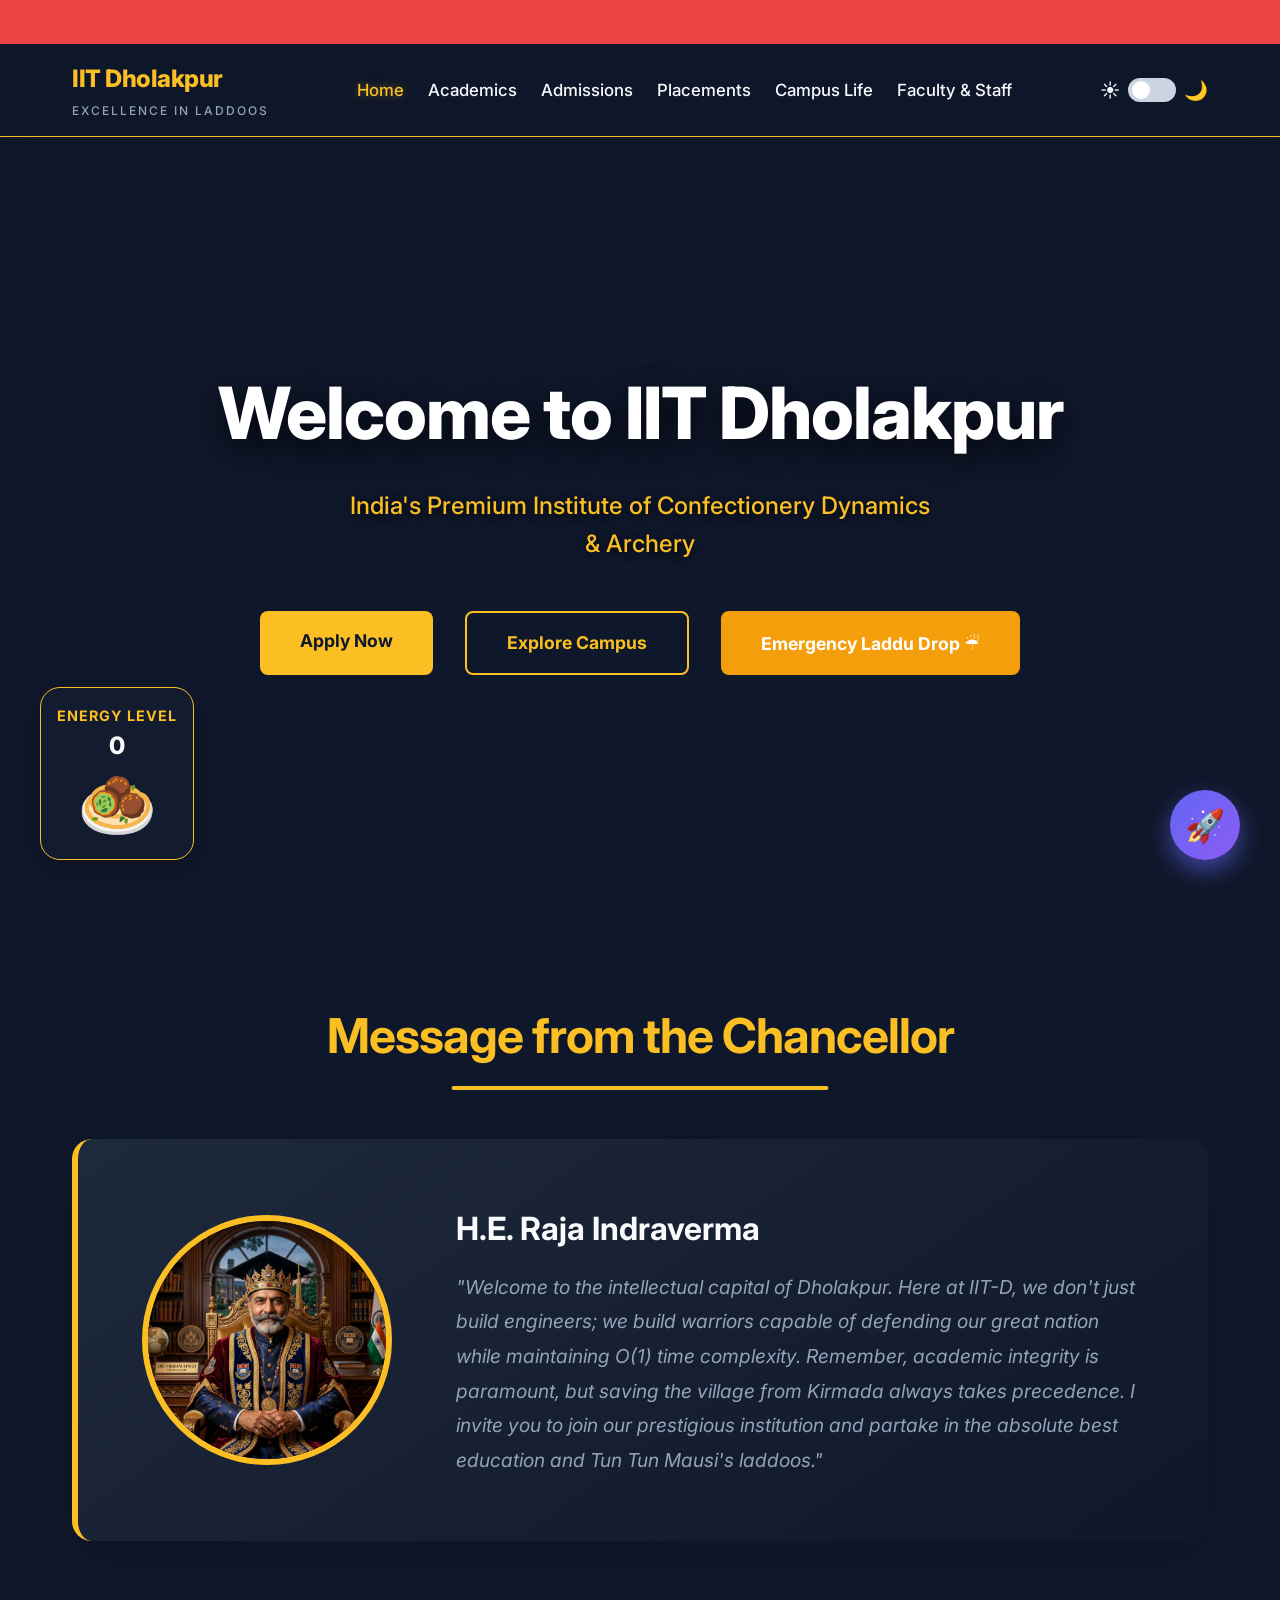
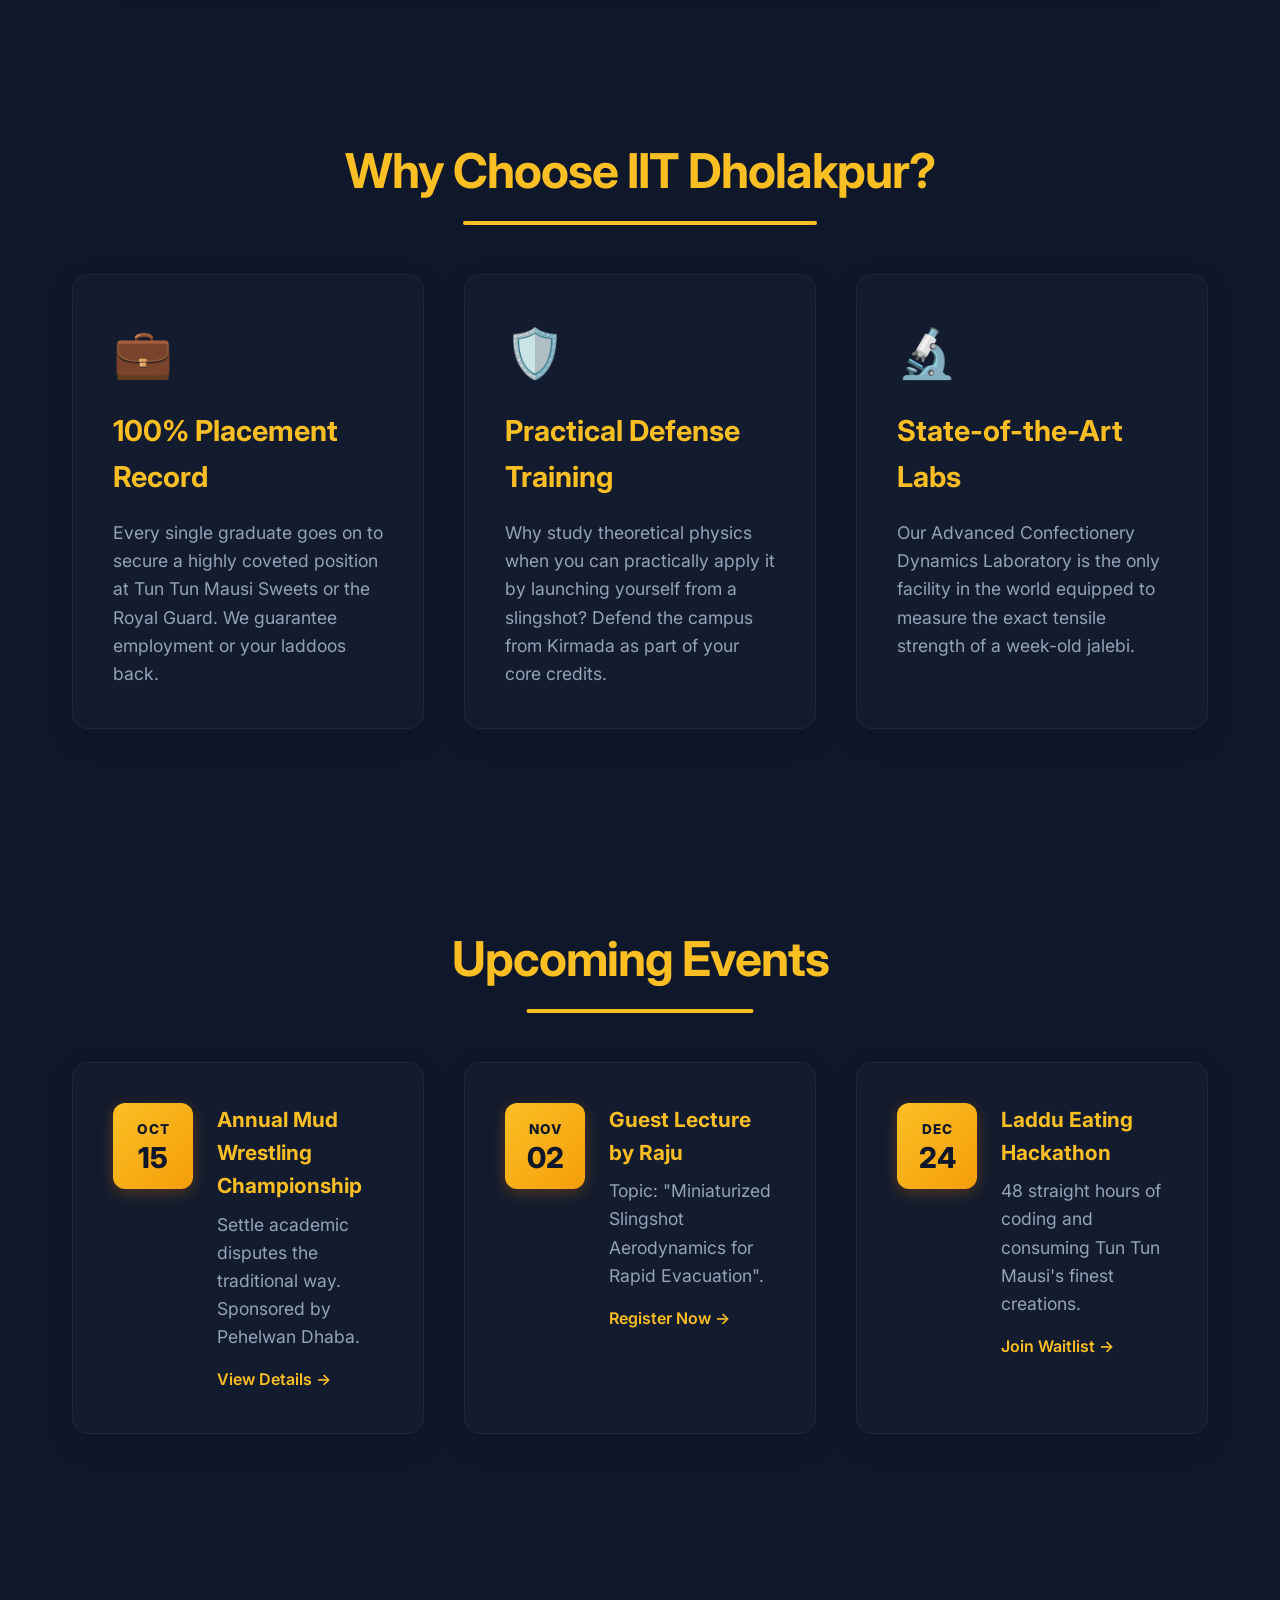
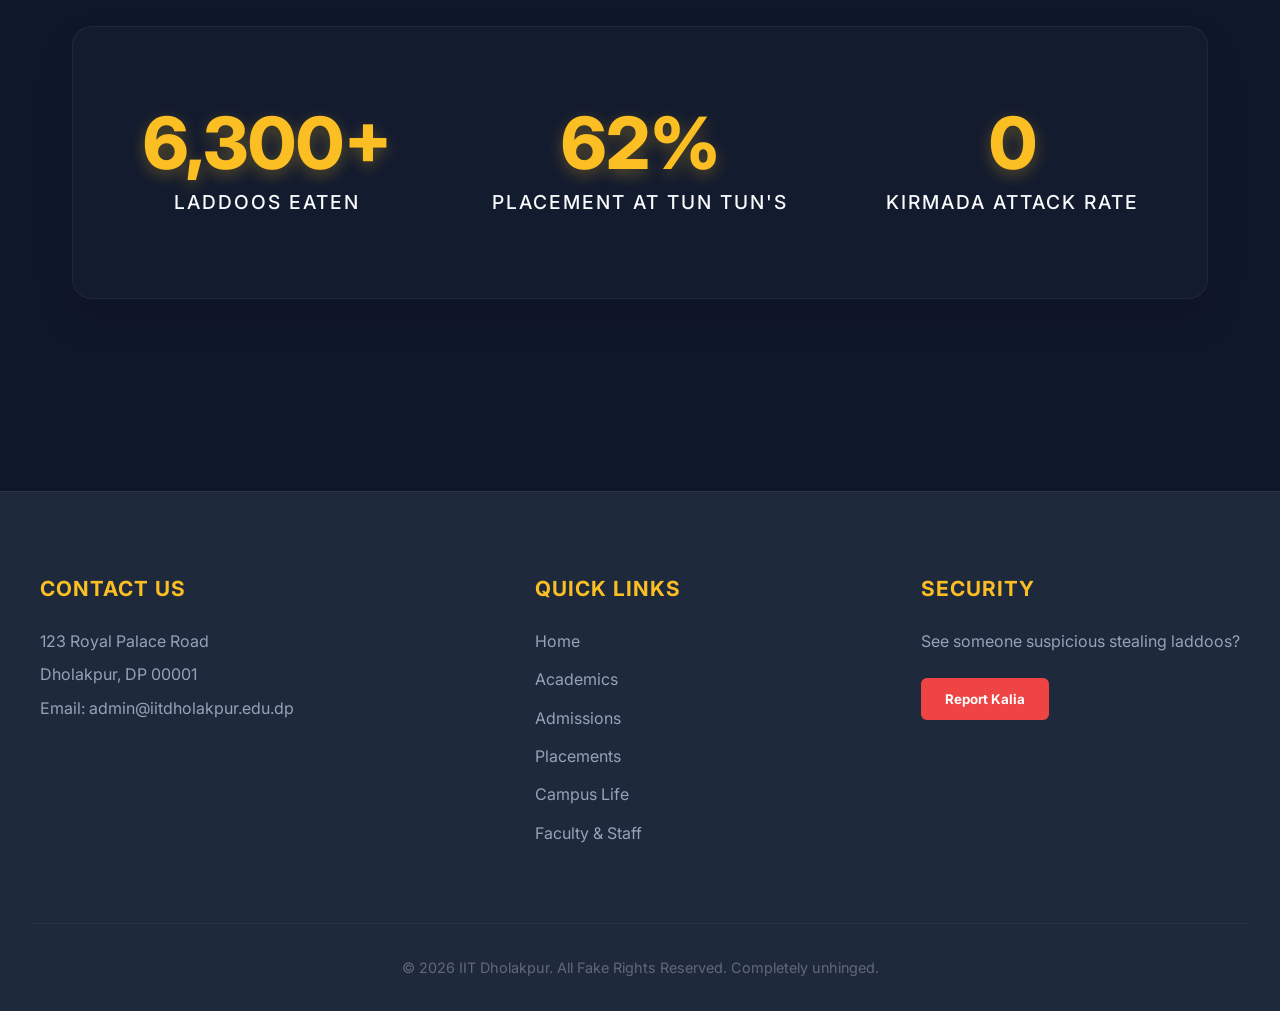
<file: index.html>
<!DOCTYPE html>
<html lang="en">
<head>
    <meta charset="UTF-8">
    <meta name="viewport" content="width=device-width, initial-scale=1.0">
    <meta name="description" content="IIT Dholakpur - Excellence in Laddoos. Apply now for B.Tech in Laddu Engineering.">
    <title>IIT Dholakpur - Excellence in Laddoos</title>
    <!-- Premium Google Fonts -->
    <link href="https://fonts.googleapis.com/css2?family=Inter:wght@400;500;600;700;800&display=swap" rel="stylesheet">
    <link rel="stylesheet" href="style.css">
</head>
<body>

    <div class="emergency-marquee">
        <div class="marquee-content">
            🚨 Notice: Daku Mangal Singh spotted near the main gate. All end-semester exams have been postponed indefinitely. Please secure your laddoo rations immediately. 🚨
        </div>
    </div>

    <header>
        <div class="nav-container">
            <a href="index.html" class="logo">
                IIT Dholakpur
                <span>Excellence in Laddoos</span>
            </a>
            <nav>
                <ul>
                    <li><a href="index.html" class="active">Home</a></li>
                    <li><a href="academics.html">Academics</a></li>
                    <li><a href="admissions.html">Admissions</a></li>
                    <li><a href="placements.html">Placements</a></li>
                    <li><a href="campus-life.html">Campus Life</a></li>
                    <li><a href="faculty.html">Faculty & Staff</a></li>
                </ul>
            </nav>
            <div class="nav-right">
                <div class="theme-toggle-container">
                    <span>☀️</span>
                    <label class="theme-switch" for="theme-toggle">
                        <input type="checkbox" id="theme-toggle">
                        <span class="slider"></span>
                    </label>
                    <span>🌙</span>
                </div>
            </div>
        </div>
    </header>

    <main>
        <section class="hero">
            <h1>Welcome to IIT Dholakpur</h1>
            <p>India's Premium Institute of Confectionery Dynamics & Archery</p>
            <div style="display: flex; gap: 1rem; flex-wrap: wrap; justify-content: center;">
                <a href="admissions.html" class="btn">Apply Now</a>
                <a href="campus-life.html" class="btn btn-outline">Explore Campus</a>
                <button id="laddu-drop-btn" class="btn" style="background-color: #f59e0b; color: #fff;">Emergency Laddu Drop ☔</button>
            </div>
        </section>

        <section class="chancellor-message">
            <h2 class="section-title">Message from the Chancellor</h2>
            <div class="message-box">
                <img src="assets/chancellor_indraverma.png" alt="Raja Indraverma Portrait" class="chancellor-img">
                <div class="message-content">
                    <h3>H.E. Raja Indraverma</h3>
                    <p>"Welcome to the intellectual capital of Dholakpur. Here at IIT-D, we don't just build engineers; we build warriors capable of defending our great nation while maintaining O(1) time complexity. Remember, academic integrity is paramount, but saving the village from Kirmada always takes precedence. I invite you to join our prestigious institution and partake in the absolute best education and Tun Tun Mausi's laddoos."</p>
                </div>
            </div>
        </section>

        <section class="features-section">
            <h2 class="section-title">Why Choose IIT Dholakpur?</h2>
            <div class="grid-3">
                <div class="card feature-card">
                    <div class="feature-icon" style="font-size: 3rem; margin-bottom: 1rem;">💼</div>
                    <h3>100% Placement Record</h3>
                    <p>Every single graduate goes on to secure a highly coveted position at Tun Tun Mausi Sweets or the Royal Guard. We guarantee employment or your laddoos back.</p>
                </div>
                <div class="card feature-card">
                    <div class="feature-icon" style="font-size: 3rem; margin-bottom: 1rem;">🛡️</div>
                    <h3>Practical Defense Training</h3>
                    <p>Why study theoretical physics when you can practically apply it by launching yourself from a slingshot? Defend the campus from Kirmada as part of your core credits.</p>
                </div>
                <div class="card feature-card">
                    <div class="feature-icon" style="font-size: 3rem; margin-bottom: 1rem;">🔬</div>
                    <h3>State-of-the-Art Labs</h3>
                    <p>Our Advanced Confectionery Dynamics Laboratory is the only facility in the world equipped to measure the exact tensile strength of a week-old jalebi.</p>
                </div>
            </div>
        </section>

        <section class="events-section">
            <h2 class="section-title">Upcoming Events</h2>
            <div class="grid-3">
                <div class="card event-card">
                    <div class="event-date">
                        <span class="date-month">OCT</span>
                        <span class="date-day">15</span>
                    </div>
                    <div class="event-details">
                        <h3>Annual Mud Wrestling Championship</h3>
                        <p>Settle academic disputes the traditional way. Sponsored by Pehelwan Dhaba.</p>
                        <a href="#" class="event-link" style="color: var(--accent-col); font-weight: 600; text-decoration: none; margin-top: 1rem; display: inline-block;">View Details &rarr;</a>
                    </div>
                </div>
                <div class="card event-card">
                    <div class="event-date">
                        <span class="date-month">NOV</span>
                        <span class="date-day">02</span>
                    </div>
                    <div class="event-details">
                        <h3>Guest Lecture by Raju</h3>
                        <p>Topic: "Miniaturized Slingshot Aerodynamics for Rapid Evacuation".</p>
                        <a href="#" class="event-link" style="color: var(--accent-col); font-weight: 600; text-decoration: none; margin-top: 1rem; display: inline-block;">Register Now &rarr;</a>
                    </div>
                </div>
                <div class="card event-card">
                    <div class="event-date">
                        <span class="date-month">DEC</span>
                        <span class="date-day">24</span>
                    </div>
                    <div class="event-details">
                        <h3>Laddu Eating Hackathon</h3>
                        <p>48 straight hours of coding and consuming Tun Tun Mausi's finest creations.</p>
                        <a href="#" class="event-link" style="color: var(--accent-col); font-weight: 600; text-decoration: none; margin-top: 1rem; display: inline-block;">Join Waitlist &rarr;</a>
                    </div>
                </div>
            </div>
        </section>

        <section class="stats-section">
            <div class="stats-container">
                <div class="stat-box">
                    <span class="stat-number" id="laddu-count">0</span>
                    <span class="stat-label">Laddoos Eaten</span>
                </div>
                <div class="stat-box">
                    <span class="stat-number" id="placement-rate">0</span>
                    <span class="stat-label">Placement at Tun Tun's</span>
                </div>
                <div class="stat-box">
                    <span class="stat-number" id="kirmada-attacks">0</span>
                    <span class="stat-label">Kirmada Attack Rate</span>
                </div>
            </div>
        </section>
    </main>

    <div class="anti-gravity-control">
        <button id="ag-toggle" class="ag-btn" title="Anti-Gravity Mode">🚀</button>
    </div>

    <!-- V2 Laddu Clicker -->
    <div class="laddu-clicker-widget">
        <div class="clicker-score-label">Energy Level</div>
        <div class="clicker-score" id="clicker-score">0</div>
        <button class="clicker-btn" id="clicker-btn" title="Eat Laddu">🧆</button>
    </div>

    <!-- Report Kalia Modal -->
    <div class="modal-overlay" id="report-modal">
        <div class="modal-content report-modal-content">
            <span class="modal-close" id="report-modal-close">&times;</span>
            <div class="report-icon">🚨</div>
            <h3 class="modal-title" style="color: var(--danger);">Incident Reported</h3>
            <p class="modal-body">Thank you for your vigilance. Chhota Bheem has been dispatched to your location with immediate effect. Please remain calm and secure your laddoo rations.</p>
            <button class="btn" id="report-modal-ok" style="margin-top: 2rem; width: 100%;">Understood</button>
        </div>
    </div>

    <footer>
        <div class="footer-content">
            <div class="footer-col">
                <h4>Contact Us</h4>
                <p>123 Royal Palace Road</p>
                <p>Dholakpur, DP 00001</p>
                <p>Email: admin@iitdholakpur.edu.dp</p>
            </div>
            <div class="footer-col">
                <h4>Quick Links</h4>
                <ul>
                    <li><a href="index.html">Home</a></li>
                    <li><a href="academics.html">Academics</a></li>
                    <li><a href="admissions.html">Admissions</a></li>
                    <li><a href="placements.html">Placements</a></li>
                    <li><a href="campus-life.html">Campus Life</a></li>
                    <li><a href="faculty.html">Faculty & Staff</a></li>
                </ul>
            </div>
            <div class="footer-col">
                <h4>Security</h4>
                <p>See someone suspicious stealing laddoos?</p>
                <button class="report-btn">Report Kalia</button>
            </div>
        </div>
        <div class="copyright">
            <p>&copy; 2026 IIT Dholakpur. All Fake Rights Reserved. Completely unhinged.</p>
        </div>
    </footer>

    <script src="script.js"></script>
</body>
</html>
</file>
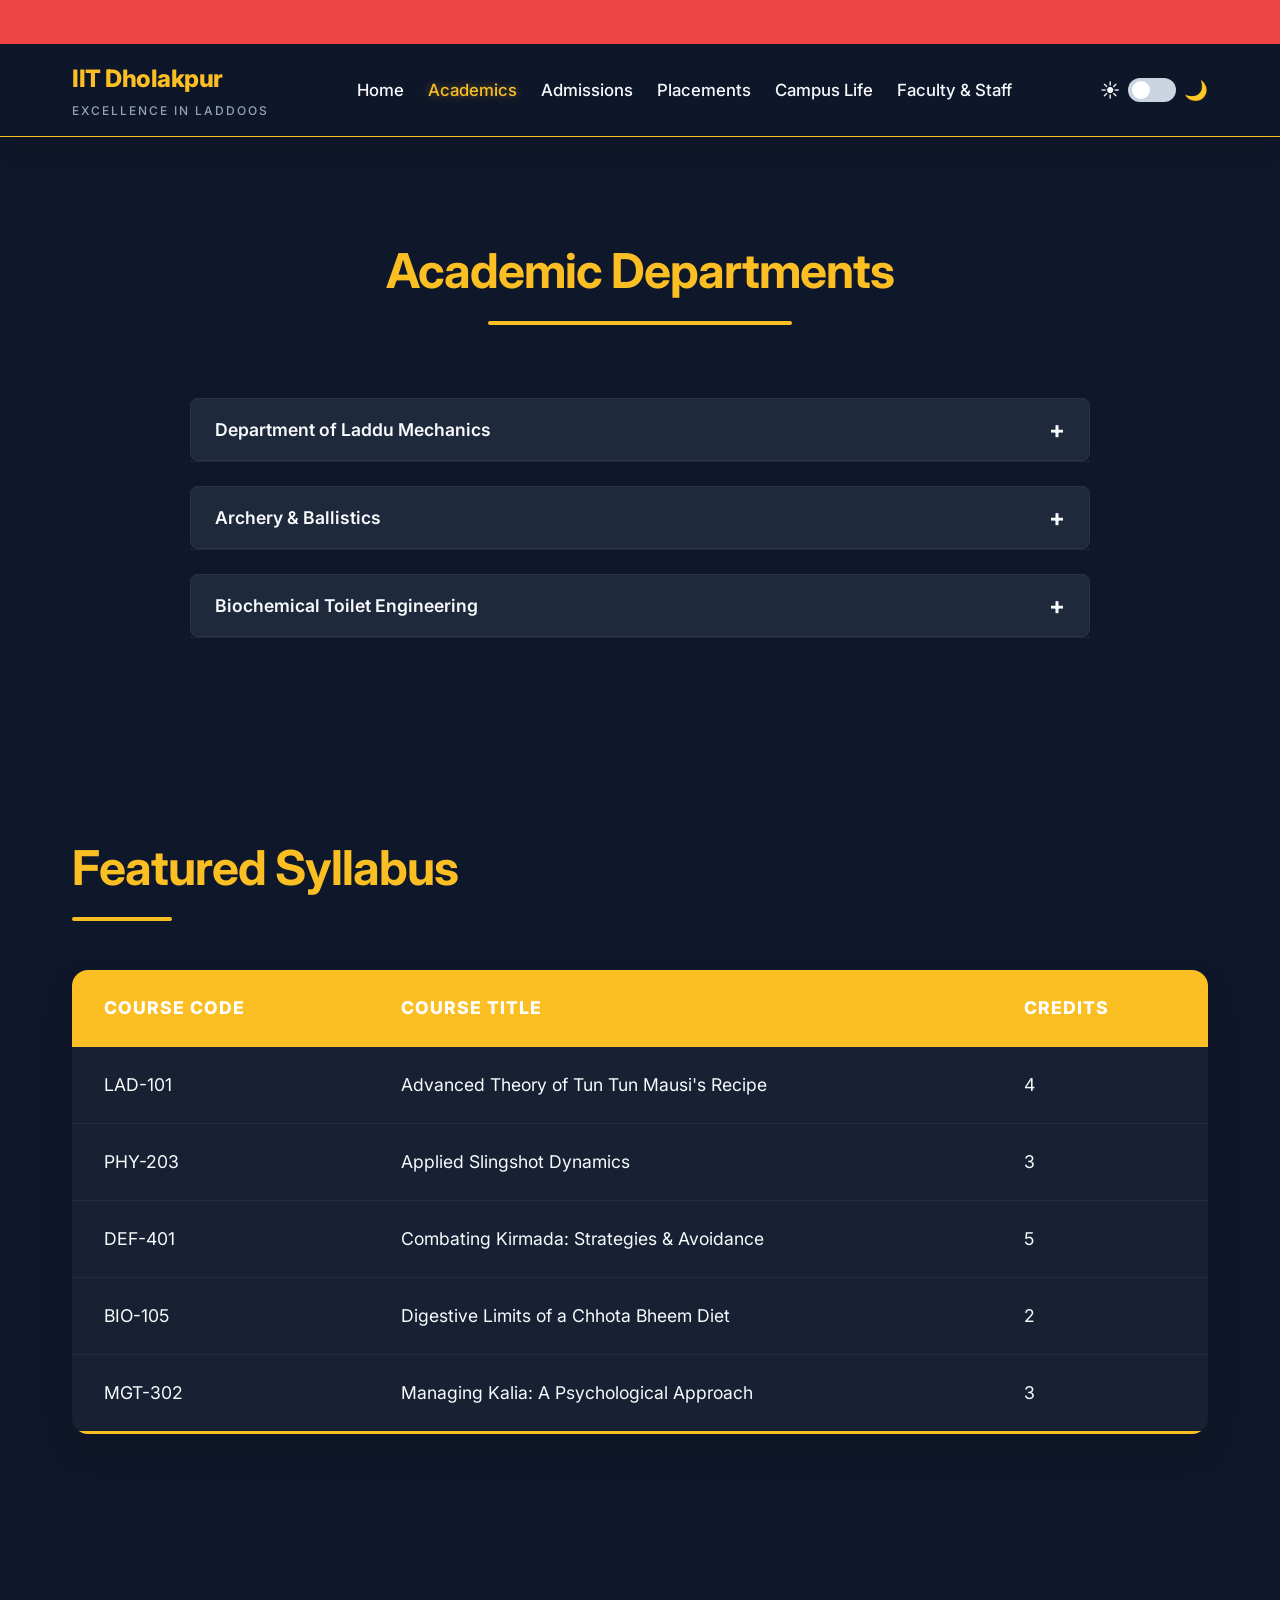
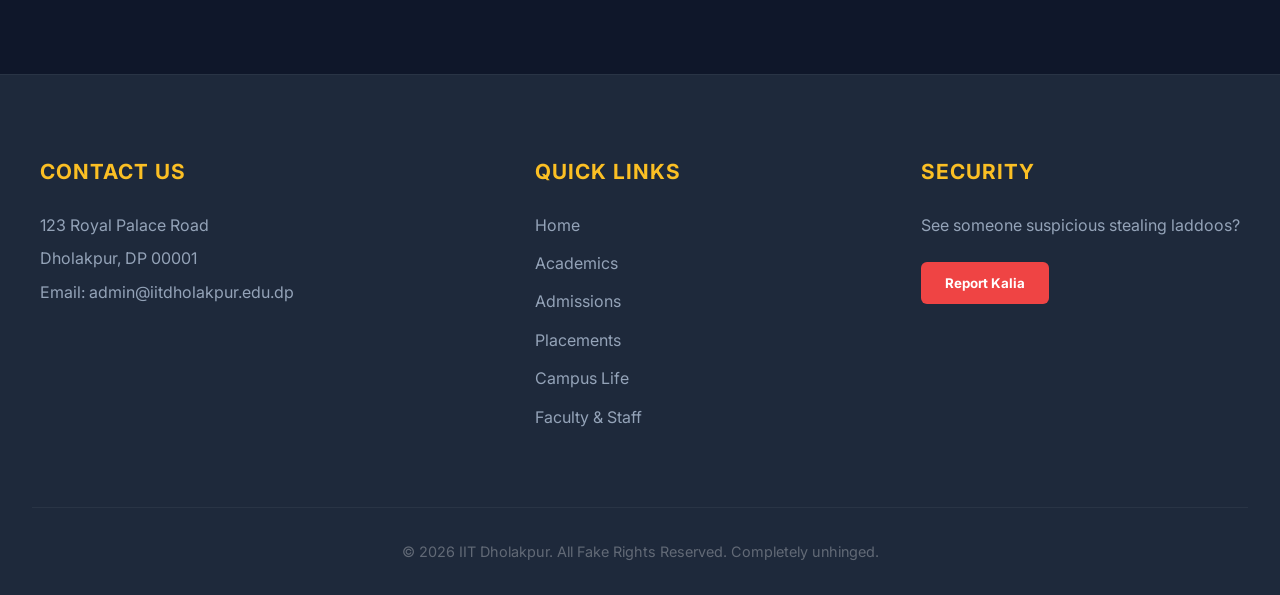
<file: academics.html>
<!DOCTYPE html>
<html lang="en">
<head>
    <meta charset="UTF-8">
    <meta name="viewport" content="width=device-width, initial-scale=1.0">
    <title>Academics | IIT Dholakpur</title>
    <link href="https://fonts.googleapis.com/css2?family=Inter:wght@400;500;600;700;800&display=swap" rel="stylesheet">
    <link rel="stylesheet" href="style.css">
</head>
<body>

    <div class="emergency-marquee">
        <div class="marquee-content">
            🚨 Notice: Daku Mangal Singh spotted near the main gate. All end-semester exams have been postponed indefinitely. Please secure your laddoo rations immediately. 🚨
        </div>
    </div>

    <header>
        <div class="nav-container">
            <a href="index.html" class="logo">
                IIT Dholakpur
                <span>Excellence in Laddoos</span>
            </a>
            <nav>
                <ul>
                    <li><a href="index.html">Home</a></li>
                    <li><a href="academics.html" class="active">Academics</a></li>
                    <li><a href="admissions.html">Admissions</a></li>
                    <li><a href="placements.html">Placements</a></li>
                    <li><a href="campus-life.html">Campus Life</a></li>
                    <li><a href="faculty.html">Faculty & Staff</a></li>
                </ul>
            </nav>
            <div class="nav-right">
                <div class="theme-toggle-container">
                    <span>☀️</span>
                    <label class="theme-switch" for="theme-toggle">
                        <input type="checkbox" id="theme-toggle">
                        <span class="slider"></span>
                    </label>
                    <span>🌙</span>
                </div>
            </div>
        </div>
    </header>

    <main>
        <section>
            <h1 class="section-title">Academic Departments</h1>
            <div class="accordions-container" style="max-width: 900px; margin: 0 auto;">
                
                <div class="accordion">
                    <button class="accordion-header">Department of Laddu Mechanics</button>
                    <div class="accordion-body">
                        <p><strong>HOD: Prof. Chutki, PhD in Confectionery Dynamics</strong><br><br>
                        Learn the fundamental physics behind the structural integrity, optimal sugar ratios, and aerodynamic trajectory of laddoos when thrown at high velocities. Coursework involves intense laboratory testing where consumption of failed experiments is strictly mandated. (40 Credit Hours)</p>
                    </div>
                </div>

                <div class="accordion">
                    <button class="accordion-header">Archery & Ballistics</button>
                    <div class="accordion-body">
                        <p><strong>HOD: Prof. Arjun</strong><br><br>
                        Master the art of hitting a moving target blindfolded. Prerequisites include absolute concentration and ignoring Kalia's distractive taunts during mid-terms. Only students capable of piercing the eye of a wooden fish hanging via a drone are permitted to graduate. (35 Credit Hours)</p>
                    </div>
                </div>

                <div class="accordion">
                    <button class="accordion-header">Biochemical Toilet Engineering</button>
                    <div class="accordion-body">
                        <p><strong>Guest Lecturer: Raju</strong><br><br>
                        A highly specialized program focusing on sustainable sanitation and extremely specific biological studies. Introduced for reasons we cannot legally disclose after the Great Dholakpur Feast Incident of 2022. Protective gear must be worn at all times. (15 Credit Hours)</p>
                    </div>
                </div>

            </div>
        </section>

        <section>
            <h2 class="section-title section-title-left">Featured Syllabus</h2>
            <table class="styled-table">
                <thead>
                    <tr>
                        <th>Course Code</th>
                        <th>Course Title</th>
                        <th>Credits</th>
                    </tr>
                </thead>
                <tbody>
                    <tr>
                        <td>LAD-101</td>
                        <td>Advanced Theory of Tun Tun Mausi's Recipe</td>
                        <td>4</td>
                    </tr>
                    <tr>
                        <td>PHY-203</td>
                        <td>Applied Slingshot Dynamics</td>
                        <td>3</td>
                    </tr>
                    <tr>
                        <td>DEF-401</td>
                        <td>Combating Kirmada: Strategies & Avoidance</td>
                        <td>5</td>
                    </tr>
                    <tr>
                        <td>BIO-105</td>
                        <td>Digestive Limits of a Chhota Bheem Diet</td>
                        <td>2</td>
                    </tr>
                    <tr>
                        <td>MGT-302</td>
                        <td>Managing Kalia: A Psychological Approach</td>
                        <td>3</td>
                    </tr>
                </tbody>
            </table>
        </section>
    </main>

    <!-- Report Kalia Modal -->
    <div class="modal-overlay" id="report-modal">
        <div class="modal-content report-modal-content">
            <span class="modal-close" id="report-modal-close">&times;</span>
            <div class="report-icon">🚨</div>
            <h3 class="modal-title" style="color: var(--danger);">Incident Reported</h3>
            <p class="modal-body">Thank you for your vigilance. Chhota Bheem has been dispatched to your location with immediate effect. Please remain calm and secure your laddoo rations.</p>
            <button class="btn" id="report-modal-ok" style="margin-top: 2rem; width: 100%;">Understood</button>
        </div>
    </div>

    <footer>
        <div class="footer-content">
            <div class="footer-col">
                <h4>Contact Us</h4>
                <p>123 Royal Palace Road</p>
                <p>Dholakpur, DP 00001</p>
                <p>Email: admin@iitdholakpur.edu.dp</p>
            </div>
            <div class="footer-col">
                <h4>Quick Links</h4>
                <ul>
                    <li><a href="index.html">Home</a></li>
                    <li><a href="academics.html">Academics</a></li>
                    <li><a href="admissions.html">Admissions</a></li>
                    <li><a href="placements.html">Placements</a></li>
                    <li><a href="campus-life.html">Campus Life</a></li>
                    <li><a href="faculty.html">Faculty & Staff</a></li>
                </ul>
            </div>
            <div class="footer-col">
                <h4>Security</h4>
                <p>See someone suspicious stealing laddoos?</p>
                <button class="report-btn">Report Kalia</button>
            </div>
        </div>
        <div class="copyright">
            <p>&copy; 2026 IIT Dholakpur. All Fake Rights Reserved. Completely unhinged.</p>
        </div>
    </footer>

    <script src="script.js"></script>
</body>
</html>
</file>
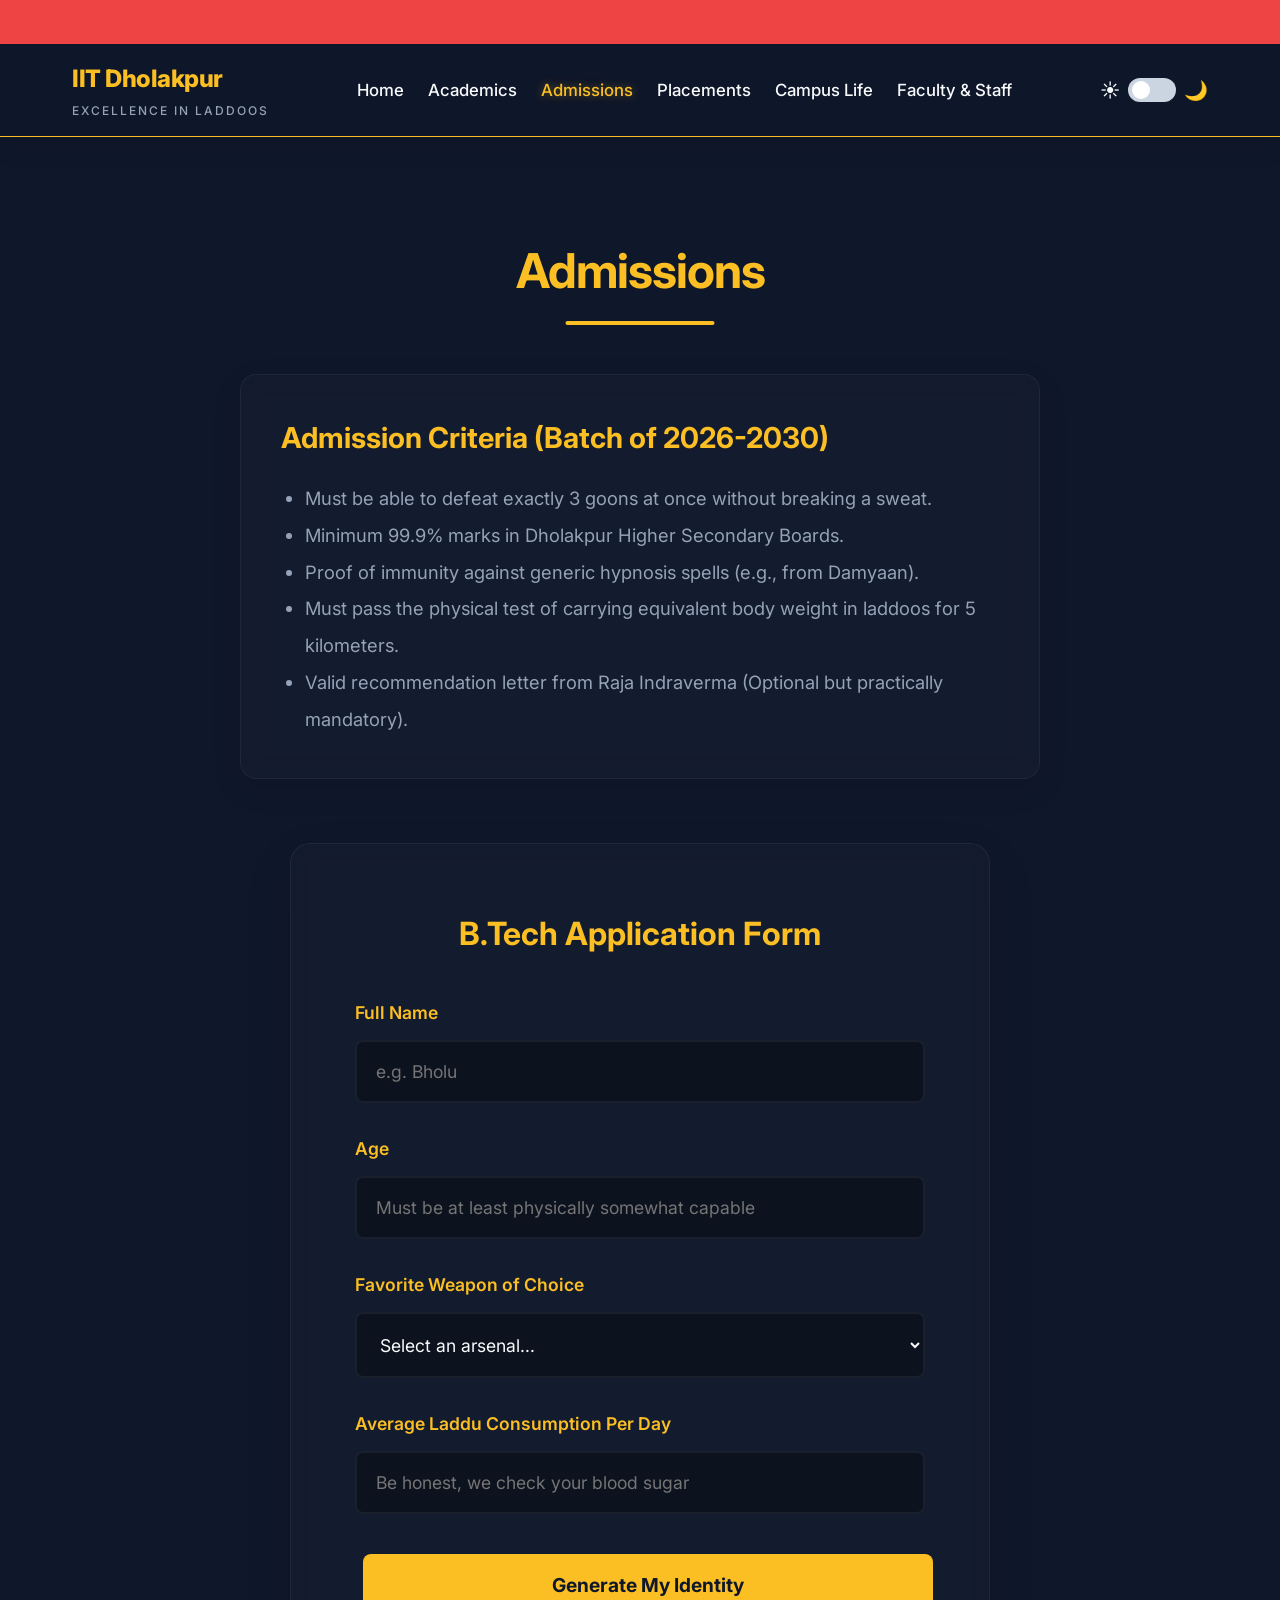
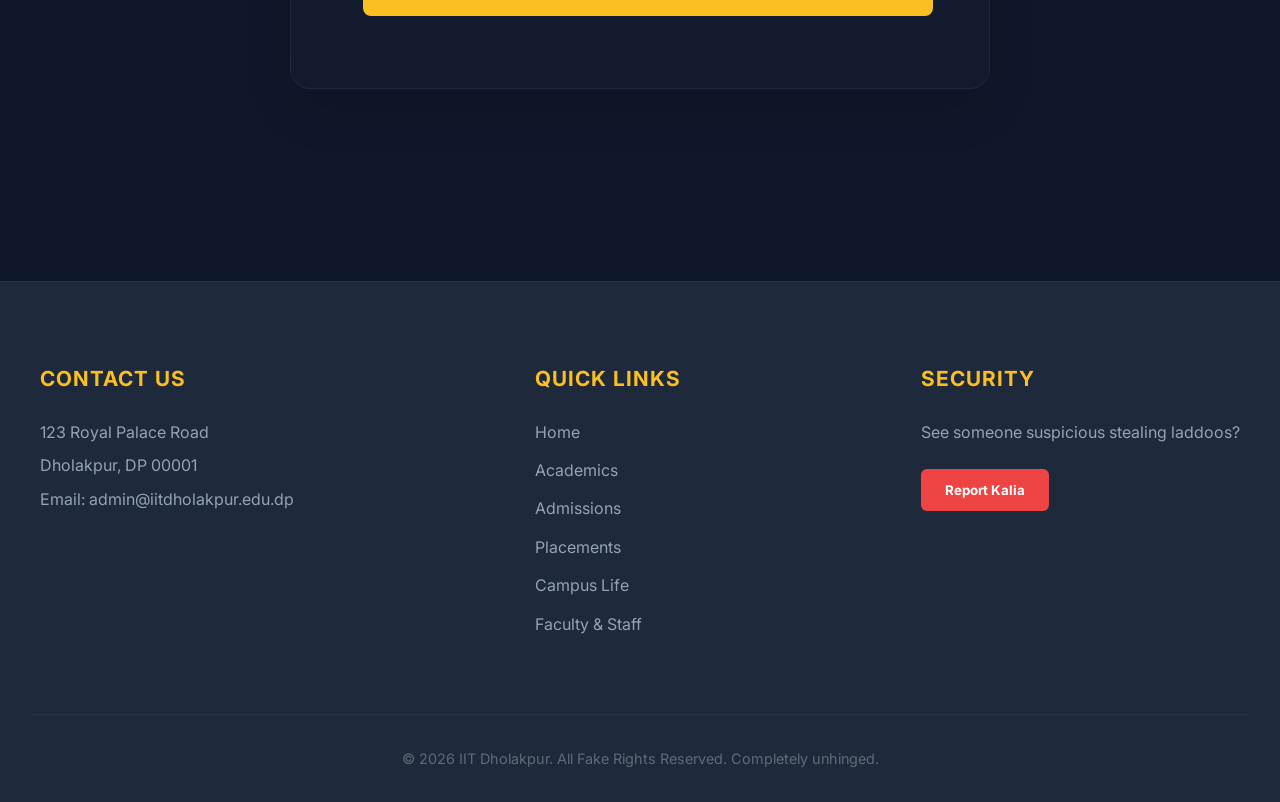
<file: admissions.html>
<!DOCTYPE html>
<html lang="en">
<head>
    <meta charset="UTF-8">
    <meta name="viewport" content="width=device-width, initial-scale=1.0">
    <title>Admissions | IIT Dholakpur</title>
    <link href="https://fonts.googleapis.com/css2?family=Inter:wght@400;500;600;700;800&display=swap" rel="stylesheet">
    <link rel="stylesheet" href="style.css">
</head>
<body>

    <div class="emergency-marquee">
        <div class="marquee-content">
            🚨 Notice: Daku Mangal Singh spotted near the main gate. All end-semester exams have been postponed indefinitely. Please secure your laddoo rations immediately. 🚨
        </div>
    </div>

    <header>
        <div class="nav-container">
            <a href="index.html" class="logo">
                IIT Dholakpur
                <span>Excellence in Laddoos</span>
            </a>
            <nav>
                <ul>
                    <li><a href="index.html">Home</a></li>
                    <li><a href="academics.html">Academics</a></li>
                    <li><a href="admissions.html" class="active">Admissions</a></li>
                    <li><a href="placements.html">Placements</a></li>
                    <li><a href="campus-life.html">Campus Life</a></li>
                    <li><a href="faculty.html">Faculty & Staff</a></li>
                </ul>
            </nav>
            <div class="nav-right">
                <div class="theme-toggle-container">
                    <span>☀️</span>
                    <label class="theme-switch" for="theme-toggle">
                        <input type="checkbox" id="theme-toggle">
                        <span class="slider"></span>
                    </label>
                    <span>🌙</span>
                </div>
            </div>
        </div>
    </header>

    <main>
        <section>
            <h1 class="section-title">Admissions</h1>
            
            <div class="card" style="margin-bottom: 4rem; max-width: 800px; margin-inline: auto;">
                <h3>Admission Criteria (Batch of 2026-2030)</h3>
                <ul style="margin-left: 1.5rem; color: var(--text-muted); font-size: 1.15rem; line-height: 2;">
                    <li>Must be able to defeat exactly 3 goons at once without breaking a sweat.</li>
                    <li>Minimum 99.9% marks in Dholakpur Higher Secondary Boards.</li>
                    <li>Proof of immunity against generic hypnosis spells (e.g., from Damyaan).</li>
                    <li>Must pass the physical test of carrying equivalent body weight in laddoos for 5 kilometers.</li>
                    <li>Valid recommendation letter from Raja Indraverma (Optional but practically mandatory).</li>
                </ul>
            </div>

            <div class="form-container" id="form-container-box">
                <h3 style="color: var(--accent-col); font-size: 2rem; margin-bottom: 2.5rem; text-align: center;">B.Tech Application Form</h3>
                <form id="admission-form-v2">
                    <div class="form-group">
                        <label for="name">Full Name</label>
                        <input type="text" id="name" required placeholder="e.g. Bholu">
                    </div>
                    <div class="form-group">
                        <label for="age">Age</label>
                        <input type="number" id="age" required placeholder="Must be at least physically somewhat capable">
                    </div>
                    <div class="form-group">
                        <label for="weapon">Favorite Weapon of Choice</label>
                        <select id="weapon" required>
                            <option value="">Select an arsenal...</option>
                            <option value="bare-hands">Bare Hands (Bheem Style)</option>
                            <option value="slingshot">Raju's Slingshot</option>
                            <option value="bow">Arjun's Bow</option>
                            <option value="dholak">A Literal Dholak</option>
                        </select>
                    </div>
                    <div class="form-group">
                        <label for="laddus">Average Laddu Consumption Per Day</label>
                        <input type="number" id="laddus" required placeholder="Be honest, we check your blood sugar">
                    </div>
                    <button type="submit" class="btn" style="width: 100%; font-size: 1.2rem; padding: 1.2rem;">Generate My Identity</button>
                </form>
            </div>

            <!-- Loading Spinner (Hidden by default) -->
            <div class="spinner-container" id="spinner-container">
                <div class="spinner"></div>
                <div class="spinner-text">Processing Admission securely via Dholakpur Intranet...</div>
            </div>

            <!-- Generated ID Card (Hidden by default) -->
            <div class="id-card-container" id="id-card-container">
                <div class="id-card">
                    <div class="id-header">IIT DHOLAKPUR OFFICIAL ID</div>
                    <div class="id-photo-placeholder">🤠</div>
                    <div class="id-details">
                        <div class="id-name" id="id-name-display">Name Here</div>
                        <div class="id-meta" id="id-roll-display">Roll No: XXXX</div>
                        <div class="id-meta" id="id-hostel-display">Hostel: XXXX</div>
                        <div class="id-meta" style="margin-top: 1rem; color: var(--accent-col); font-size: 0.9rem; border-top: 1px dashed rgba(255,255,255,0.2); padding-top: 1rem;">
                            Valid until Kirmada's next attack.
                        </div>
                    </div>
                </div>
            </div>

        </section>
    </main>

    <!-- Report Kalia Modal -->
    <div class="modal-overlay" id="report-modal">
        <div class="modal-content report-modal-content">
            <span class="modal-close" id="report-modal-close">&times;</span>
            <div class="report-icon">🚨</div>
            <h3 class="modal-title" style="color: var(--danger);">Incident Reported</h3>
            <p class="modal-body">Thank you for your vigilance. Chhota Bheem has been dispatched to your location with immediate effect. Please remain calm and secure your laddoo rations.</p>
            <button class="btn" id="report-modal-ok" style="margin-top: 2rem; width: 100%;">Understood</button>
        </div>
    </div>

    <footer>
        <div class="footer-content">
            <div class="footer-col">
                <h4>Contact Us</h4>
                <p>123 Royal Palace Road</p>
                <p>Dholakpur, DP 00001</p>
                <p>Email: admin@iitdholakpur.edu.dp</p>
            </div>
            <div class="footer-col">
                <h4>Quick Links</h4>
                <ul>
                    <li><a href="index.html">Home</a></li>
                    <li><a href="academics.html">Academics</a></li>
                    <li><a href="admissions.html">Admissions</a></li>
                    <li><a href="placements.html">Placements</a></li>
                    <li><a href="campus-life.html">Campus Life</a></li>
                    <li><a href="faculty.html">Faculty & Staff</a></li>
                </ul>
            </div>
            <div class="footer-col">
                <h4>Security</h4>
                <p>See someone suspicious stealing laddoos?</p>
                <button class="report-btn">Report Kalia</button>
            </div>
        </div>
        <div class="copyright">
            <p>&copy; 2026 IIT Dholakpur. All Fake Rights Reserved. Completely unhinged.</p>
        </div>
    </footer>

    <script src="script.js"></script>
</body>
</html>
</file>
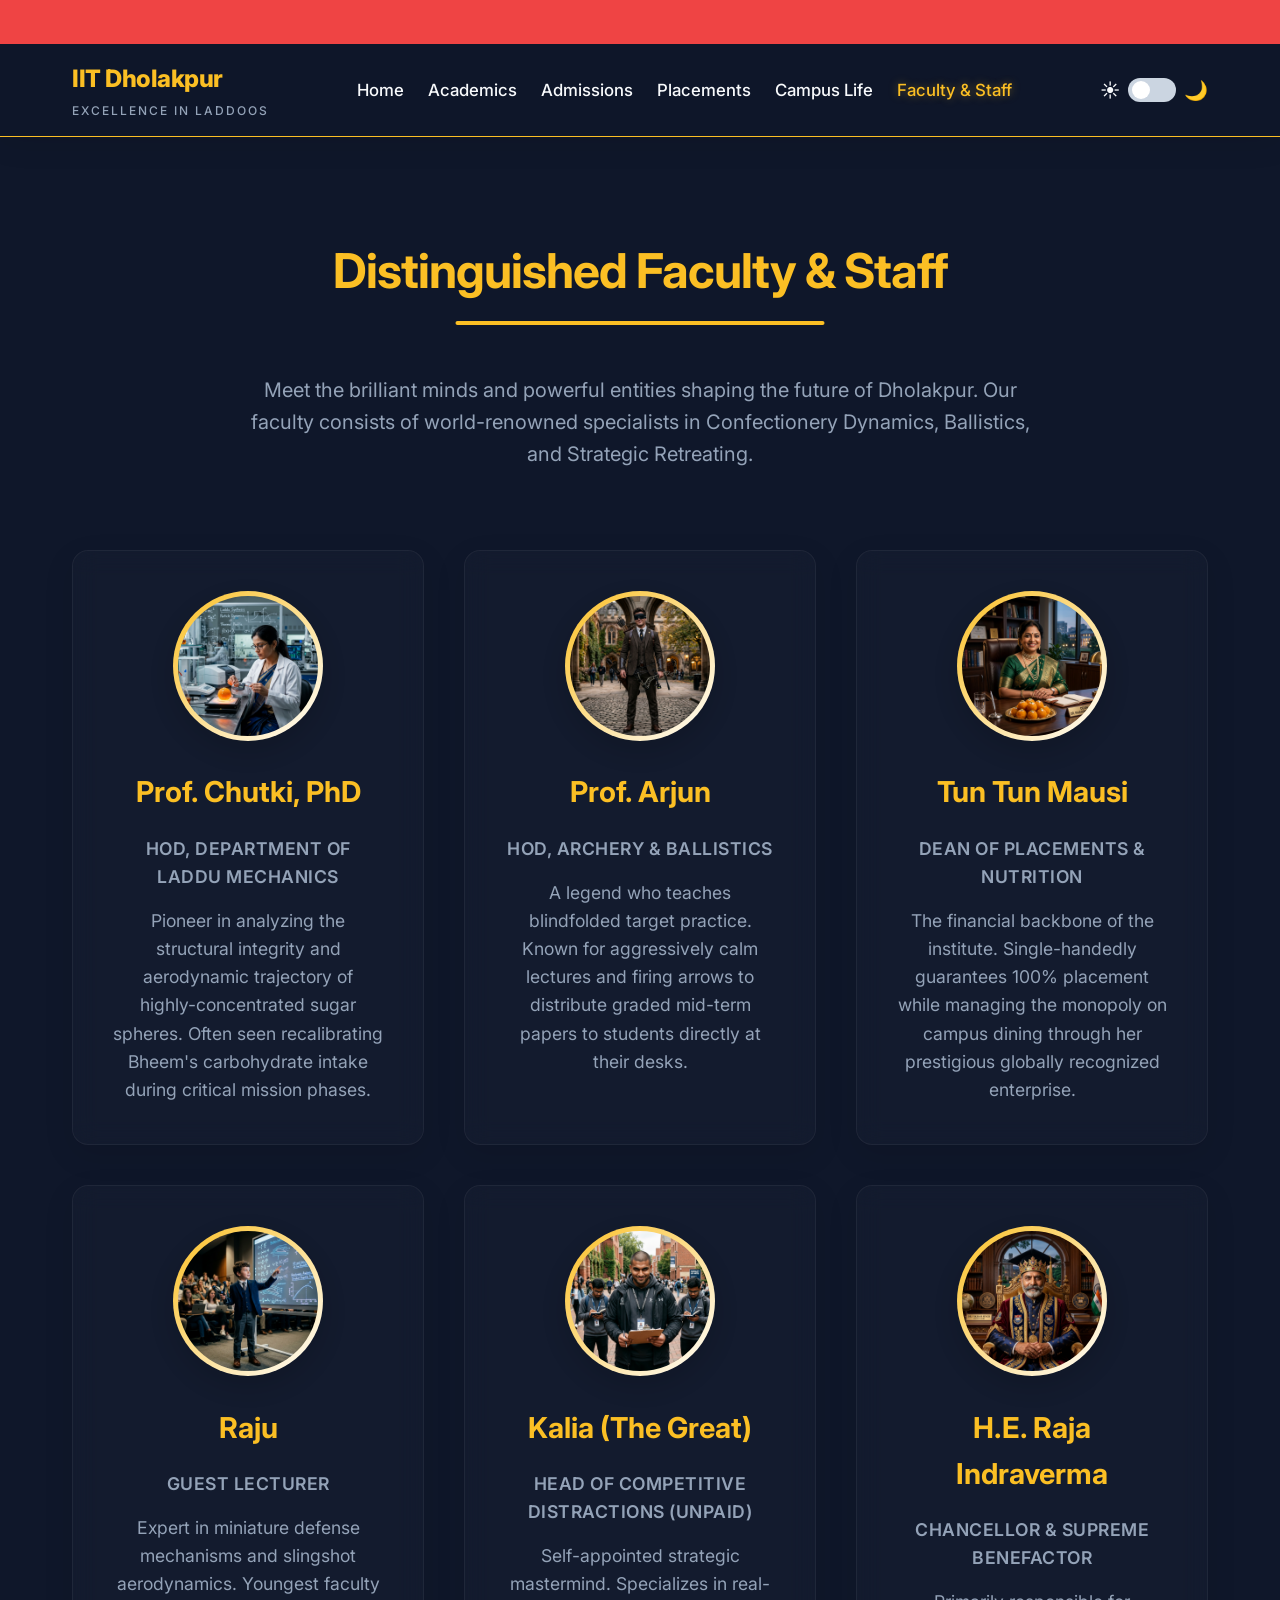
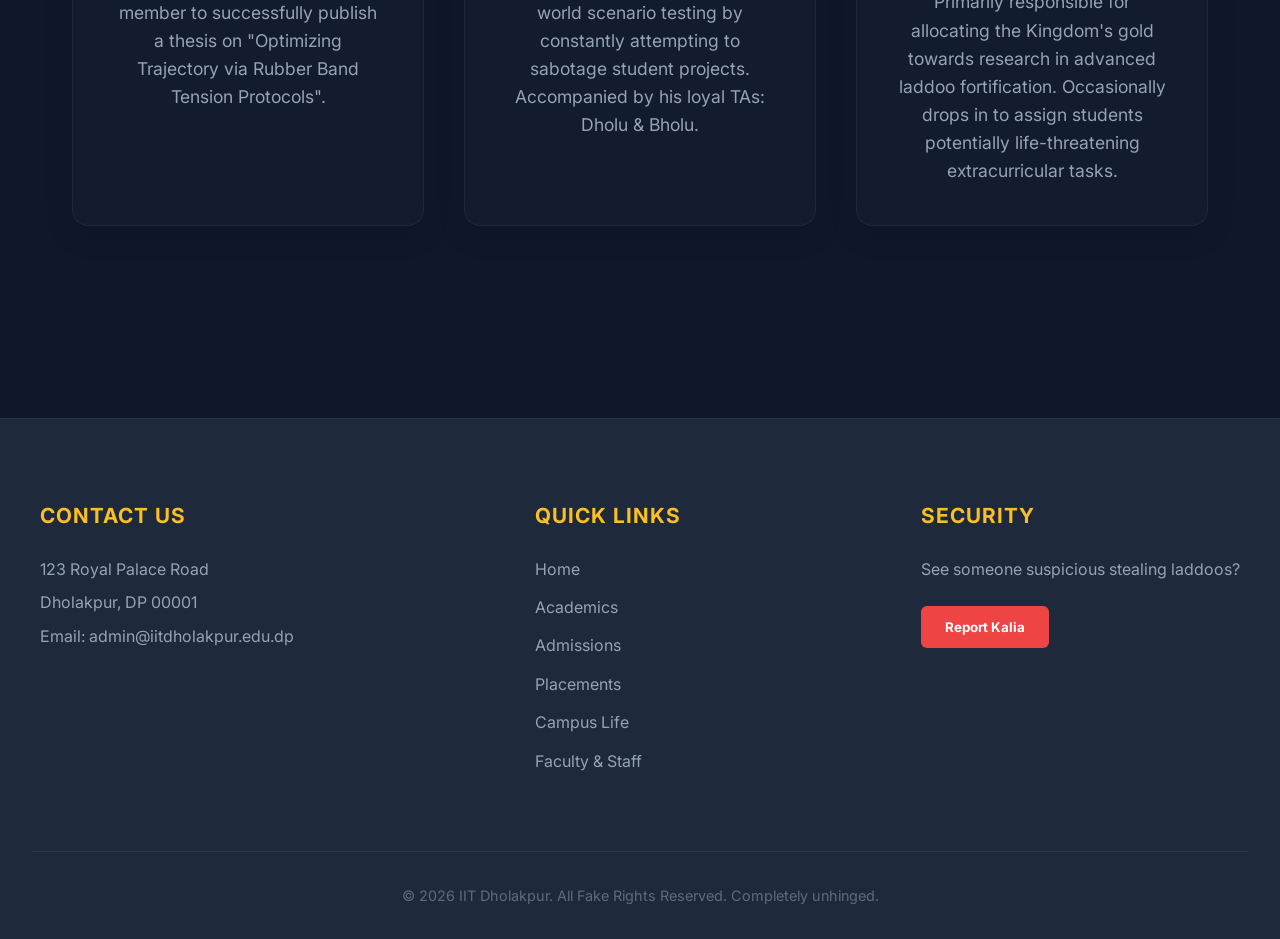
<file: faculty.html>
<!DOCTYPE html>
<html lang="en">
<head>
    <meta charset="UTF-8">
    <meta name="viewport" content="width=device-width, initial-scale=1.0">
    <title>Faculty & Staff | IIT Dholakpur</title>
    <link href="https://fonts.googleapis.com/css2?family=Inter:wght@400;500;600;700;800&display=swap" rel="stylesheet">
    <link rel="stylesheet" href="style.css">
</head>
<body>

    <div class="emergency-marquee">
        <div class="marquee-content">
            🚨 Notice: Daku Mangal Singh spotted near the main gate. All end-semester exams have been postponed indefinitely. Please secure your laddoo rations immediately. 🚨
        </div>
    </div>

    <header>
        <div class="nav-container">
            <a href="index.html" class="logo">
                IIT Dholakpur
                <span>Excellence in Laddoos</span>
            </a>
            <nav>
                <ul>
                    <li><a href="index.html">Home</a></li>
                    <li><a href="academics.html">Academics</a></li>
                    <li><a href="admissions.html">Admissions</a></li>
                    <li><a href="placements.html">Placements</a></li>
                    <li><a href="campus-life.html">Campus Life</a></li>
                    <li><a href="faculty.html" class="active">Faculty & Staff</a></li>
                </ul>
            </nav>
            <div class="nav-right">
                <div class="theme-toggle-container">
                    <span>☀️</span>
                    <label class="theme-switch" for="theme-toggle">
                        <input type="checkbox" id="theme-toggle">
                        <span class="slider"></span>
                    </label>
                    <span>🌙</span>
                </div>
            </div>
        </div>
    </header>

    <main>
        <section>
            <h1 class="section-title">Distinguished Faculty & Staff</h1>
            <p style="text-align: center; font-size: 1.25rem; color: var(--text-muted); margin-bottom: 5rem; max-width: 800px; margin-inline: auto;">Meet the brilliant minds and powerful entities shaping the future of Dholakpur. Our faculty consists of world-renowned specialists in Confectionery Dynamics, Ballistics, and Strategic Retreating.</p>
            
            <div class="grid-3">
                <div class="card faculty-card">
                    <div class="faculty-img-wrapper">
                        <img src="assets/prof_chutki.png" alt="Prof. Chutki" class="faculty-img">
                    </div>
                    <h3>Prof. Chutki, PhD</h3>
                    <p class="faculty-role">HOD, Department of Laddu Mechanics</p>
                    <p class="faculty-desc">Pioneer in analyzing the structural integrity and aerodynamic trajectory of highly-concentrated sugar spheres. Often seen recalibrating Bheem's carbohydrate intake during critical mission phases.</p>
                </div>
                
                <div class="card faculty-card">
                    <div class="faculty-img-wrapper">
                        <img src="assets/prof_arjun.png" alt="Prof. Arjun" class="faculty-img">
                    </div>
                    <h3>Prof. Arjun</h3>
                    <p class="faculty-role">HOD, Archery & Ballistics</p>
                    <p class="faculty-desc">A legend who teaches blindfolded target practice. Known for aggressively calm lectures and firing arrows to distribute graded mid-term papers to students directly at their desks.</p>
                </div>
                
                <div class="card faculty-card">
                    <div class="faculty-img-wrapper">
                        <img src="assets/tun_tun_mausi.png" alt="Tun Tun Mausi" class="faculty-img">
                    </div>
                    <h3>Tun Tun Mausi</h3>
                    <p class="faculty-role">Dean of Placements & Nutrition</p>
                    <p class="faculty-desc">The financial backbone of the institute. Single-handedly guarantees 100% placement while managing the monopoly on campus dining through her prestigious globally recognized enterprise.</p>
                </div>
                
                <div class="card faculty-card">
                    <div class="faculty-img-wrapper">
                        <img src="assets/guest_lecturer_raju.png" alt="Raju" class="faculty-img">
                    </div>
                    <h3>Raju</h3>
                    <p class="faculty-role">Guest Lecturer</p>
                    <p class="faculty-desc">Expert in miniature defense mechanisms and slingshot aerodynamics. Youngest faculty member to successfully publish a thesis on "Optimizing Trajectory via Rubber Band Tension Protocols".</p>
                </div>
                
                <div class="card faculty-card">
                    <div class="faculty-img-wrapper">
                        <img src="assets/kalia_the_great.png" alt="Kalia" class="faculty-img">
                    </div>
                    <h3>Kalia (The Great)</h3>
                    <p class="faculty-role">Head of Competitive Distractions (Unpaid)</p>
                    <p class="faculty-desc">Self-appointed strategic mastermind. Specializes in real-world scenario testing by constantly attempting to sabotage student projects. Accompanied by his loyal TAs: Dholu & Bholu.</p>
                </div>
                
                <div class="card faculty-card">
                    <div class="faculty-img-wrapper">
                        <img src="assets/chancellor_indraverma.png" alt="H.E. Raja Indraverma" class="faculty-img">
                    </div>
                    <h3>H.E. Raja Indraverma</h3>
                    <p class="faculty-role">Chancellor & Supreme Benefactor</p>
                    <p class="faculty-desc">Primarily responsible for allocating the Kingdom's gold towards research in advanced laddoo fortification. Occasionally drops in to assign students potentially life-threatening extracurricular tasks.</p>
                </div>
            </div>
        </section>
    </main>

    <!-- Report Kalia Modal -->
    <div class="modal-overlay" id="report-modal">
        <div class="modal-content report-modal-content">
            <span class="modal-close" id="report-modal-close">&times;</span>
            <div class="report-icon">🚨</div>
            <h3 class="modal-title" style="color: var(--danger);">Incident Reported</h3>
            <p class="modal-body">Thank you for your vigilance. Chhota Bheem has been dispatched to your location with immediate effect. Please remain calm and secure your laddoo rations.</p>
            <button class="btn" id="report-modal-ok" style="margin-top: 2rem; width: 100%;">Understood</button>
        </div>
    </div>

    <footer>
        <div class="footer-content">
            <div class="footer-col">
                <h4>Contact Us</h4>
                <p>123 Royal Palace Road</p>
                <p>Dholakpur, DP 00001</p>
                <p>Email: admin@iitdholakpur.edu.dp</p>
            </div>
            <div class="footer-col">
                <h4>Quick Links</h4>
                <ul>
                    <li><a href="index.html">Home</a></li>
                    <li><a href="academics.html">Academics</a></li>
                    <li><a href="admissions.html">Admissions</a></li>
                    <li><a href="placements.html">Placements</a></li>
                    <li><a href="campus-life.html">Campus Life</a></li>
                    <li><a href="faculty.html">Faculty & Staff</a></li>
                </ul>
            </div>
            <div class="footer-col">
                <h4>Security</h4>
                <p>See someone suspicious stealing laddoos?</p>
                <button class="report-btn">Report Kalia</button>
            </div>
        </div>
        <div class="copyright">
            <p>&copy; 2026 IIT Dholakpur. All Fake Rights Reserved. Completely unhinged.</p>
        </div>
    </footer>

    <script src="script.js"></script>
</body>
</html>
</file>
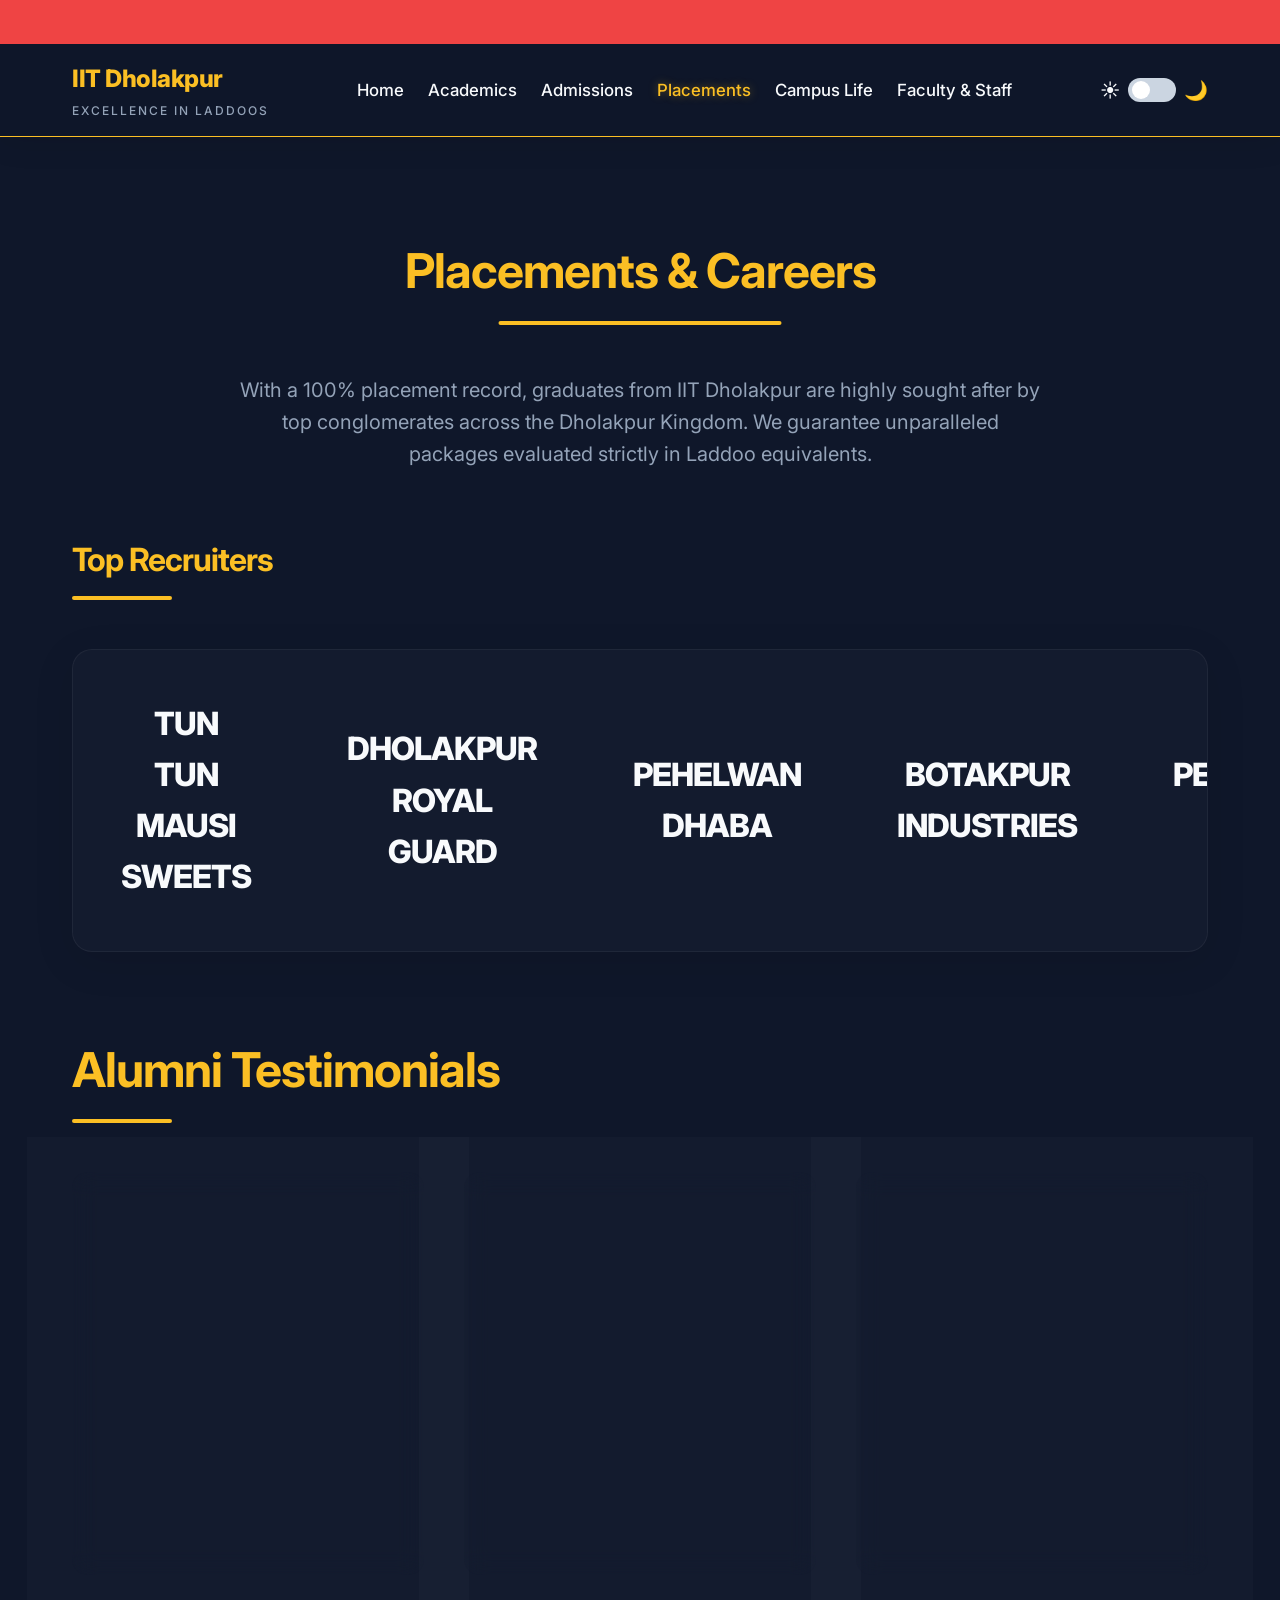
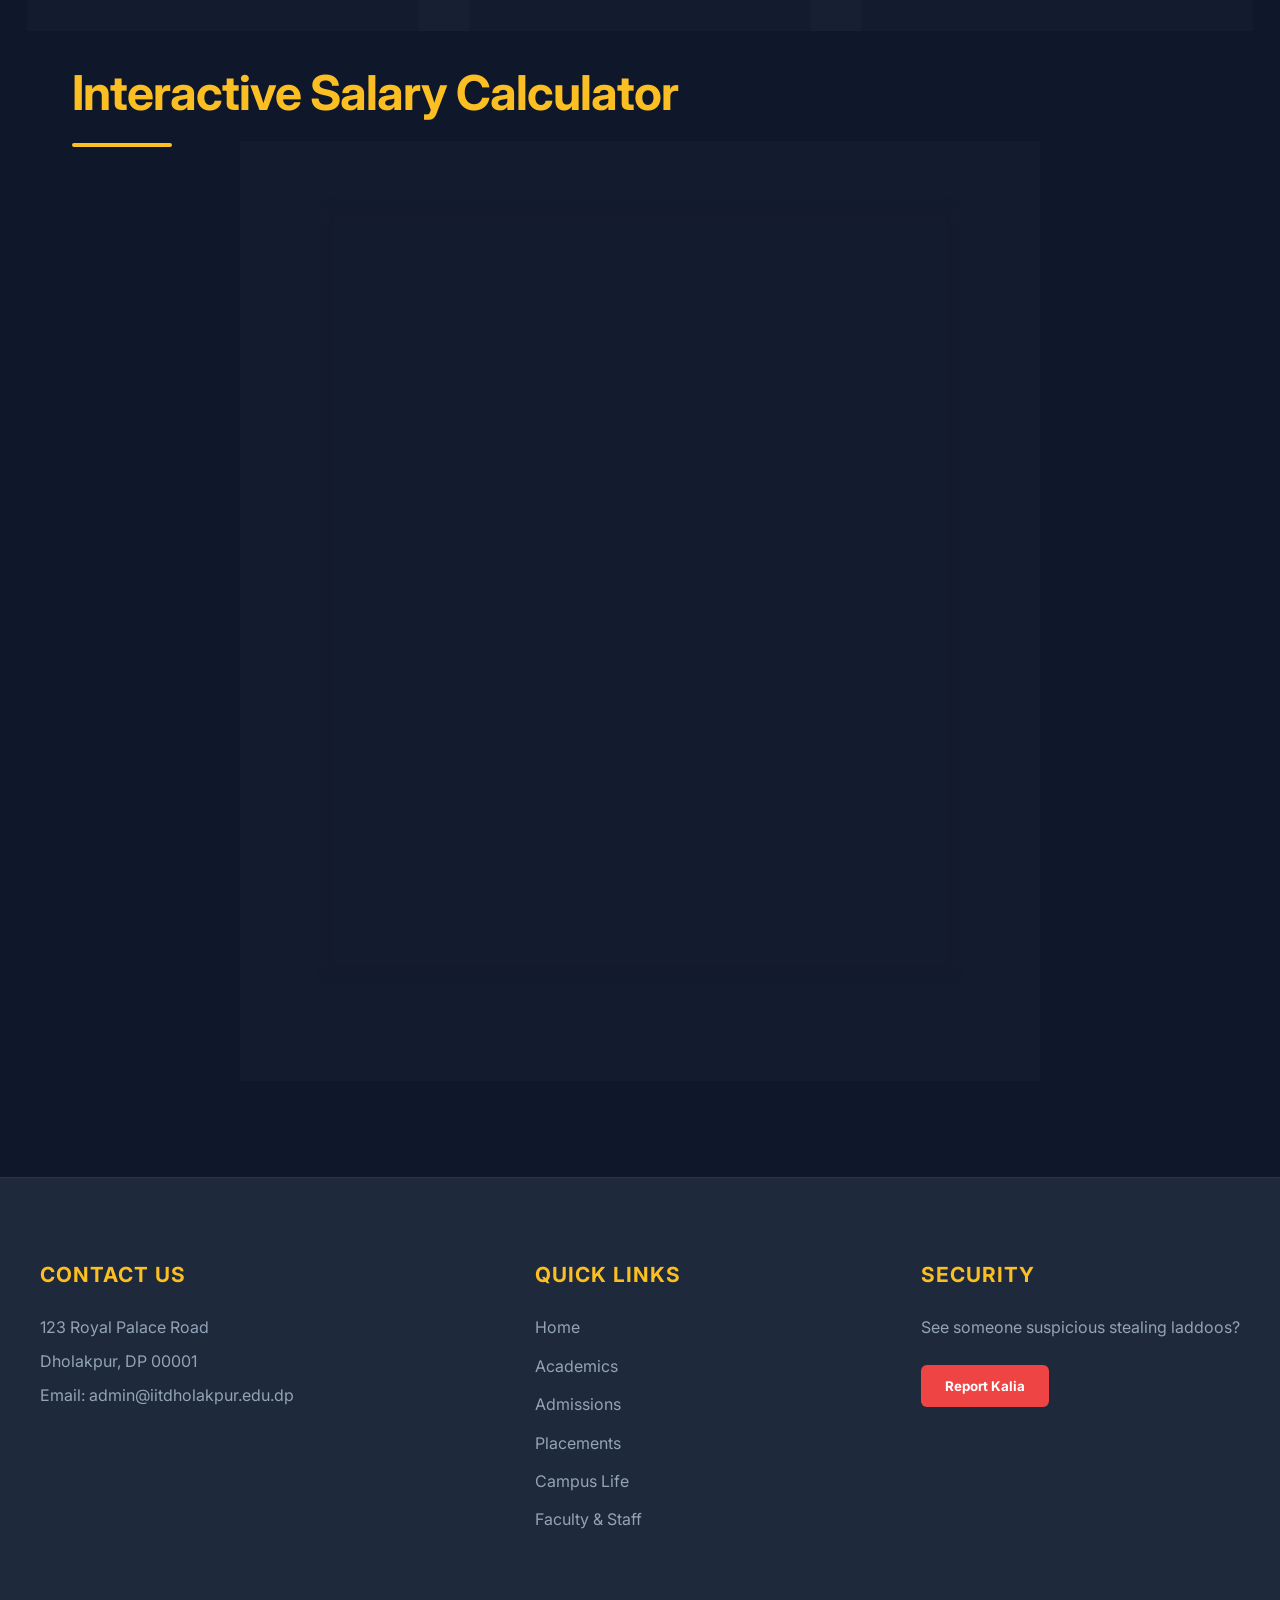
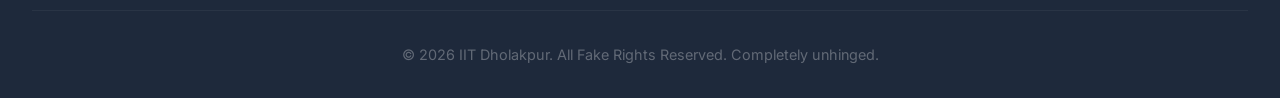
<file: placements.html>
<!DOCTYPE html>
<html lang="en">
<head>
    <meta charset="UTF-8">
    <meta name="viewport" content="width=device-width, initial-scale=1.0">
    <title>Placements | IIT Dholakpur</title>
    <link href="https://fonts.googleapis.com/css2?family=Inter:wght@400;500;600;700;800&display=swap" rel="stylesheet">
    <link rel="stylesheet" href="style.css">
</head>
<body>

    <div class="emergency-marquee">
        <div class="marquee-content">
            🚨 Notice: Daku Mangal Singh spotted near the main gate. All end-semester exams have been postponed indefinitely. Please secure your laddoo rations immediately. 🚨
        </div>
    </div>

    <header>
        <div class="nav-container">
            <a href="index.html" class="logo">
                IIT Dholakpur
                <span>Excellence in Laddoos</span>
            </a>
            <nav>
                <ul>
                    <li><a href="index.html">Home</a></li>
                    <li><a href="academics.html">Academics</a></li>
                    <li><a href="admissions.html">Admissions</a></li>
                    <li><a href="placements.html" class="active">Placements</a></li>
                    <li><a href="campus-life.html">Campus Life</a></li>
                    <li><a href="faculty.html">Faculty & Staff</a></li>
                </ul>
            </nav>
            <div class="nav-right">
                <div class="theme-toggle-container">
                    <span>☀️</span>
                    <label class="theme-switch" for="theme-toggle">
                        <input type="checkbox" id="theme-toggle">
                        <span class="slider"></span>
                    </label>
                    <span>🌙</span>
                </div>
            </div>
        </div>
    </header>

    <main>
        <section>
            <h1 class="section-title">Placements & Careers</h1>
            <p style="text-align: center; font-size: 1.25rem; color: var(--text-muted); margin-bottom: 4rem; max-width: 800px; margin-inline: auto;">With a 100% placement record, graduates from IIT Dholakpur are highly sought after by top conglomerates across the Dholakpur Kingdom. We guarantee unparalleled packages evaluated strictly in Laddoo equivalents.</p>
            
            <h2 class="section-title section-title-left" style="font-size: 2rem;">Top Recruiters</h2>
            <div class="recruiters-marquee">
                <div class="recruiters-track">
                    <div class="recruiter-logo">Tun Tun Mausi Sweets</div>
                    <div class="recruiter-logo">Dholakpur Royal Guard</div>
                    <div class="recruiter-logo">Pehelwan Dhaba</div>
                    <div class="recruiter-logo">Botakpur Industries</div>
                    <div class="recruiter-logo">Pehilwan Gym</div>
                    <!-- Duplicate for infinite marquee effect -->
                    <div class="recruiter-logo">Tun Tun Mausi Sweets</div>
                    <div class="recruiter-logo">Dholakpur Royal Guard</div>
                    <div class="recruiter-logo">Pehelwan Dhaba</div>
                    <div class="recruiter-logo">Botakpur Industries</div>
                    <div class="recruiter-logo">Pehilwan Gym</div>
                </div>
            </div>

            <h2 class="section-title section-title-left">Alumni Testimonials</h2>
            <div class="grid-3" style="margin-bottom: 5rem;">
                <div class="card testimonial-card">
                    <p>I studied Laddu Engineering and now I am the Lead Taster at Tun Tun Mausi's Global Enterprise. My TC (Total Compensation) is measured in daily premium laddu deliveries. IIT-D changed my life.</p>
                    <div class="testimonial-author">- Dholu, Class of '24</div>
                </div>
                <div class="card testimonial-card">
                    <p>The Archery & Ballistics department taught me everything. Sadly, I still get tied to a tree by Bheem every weekend, but at least I can accurately calculate the trajectory of my fall.</p>
                    <div class="testimonial-author">- Kalia, Dropout</div>
                </div>
                <div class="card testimonial-card">
                    <p>Thanks to the rigorous curriculum at IIT-D, I've successfully expanded my business to Pehelwanpur. The financial modeling course (calculating unpaid tabs effectively) was an absolute lifesaver.</p>
                    <div class="testimonial-author">- Tun Tun Mausi, Honorary Doctorate</div>
                </div>
            </div>

            <h2 class="section-title section-title-left">Interactive Salary Calculator</h2>
            <div class="form-container" style="max-width: 650px; margin: 0 auto; display: flex; flex-direction: column;">
                <p style="color: var(--text-muted); font-size: 1.1rem; margin-bottom: 2.5rem; text-align: center;">Enter your expected graduating GPA to calculate your potential starting package at Tun Tun Mausi Sweets.</p>
                
                <form id="salary-calc-form" style="width: 100%;">
                    <div class="form-group">
                        <input type="number" id="gpa-input" step="0.1" min="0" max="10" required placeholder="Enter GPA (e.g., 8.5)" style="text-align: center; font-size: 1.5rem; letter-spacing: 2px;">
                    </div>
                    <button type="submit" class="btn" style="width: 100%; padding: 1.2rem; font-size: 1.25rem; display: flex; justify-content: center; align-items: center; gap: 0.8rem; margin: 0;">
                        <span>💰</span> Calculate CTCL (Cost to Company Laddus)
                    </button>
                </form>
                
                <div class="calc-result-wrapper" id="calc-result" style="display: none;">
                    <h4>Estimated Starting Package</h4>
                    <div class="calc-package" id="calc-package">...</div>
                </div>

                <!-- Bribe Section -->
                <div class="bribe-section">
                    <h4 style="color: var(--accent-col); margin-bottom: 1rem; font-size: 1.2rem; display: flex; align-items: center; justify-content: center; gap: 0.5rem;"><span>🤫</span> Top Secret Option</h4>
                    <p style="color: var(--text-muted); font-size: 1rem; margin-bottom: 1.5rem;">Psst... Don't have a good GPA? You can always try bribing the Dean directly with the laddus you've earned from clicking.</p>
                    <button id="bribe-tuntun-btn" class="bribe-btn" disabled>
                        <span>Bribe Tun Tun Mausi</span>
                        <span>Cost: <span id="bribe-cost-display">50</span> 🟠</span>
                    </button>
                    <div id="bribe-status" class="bribe-status-msg"></div>
                </div>
            </div>
        </section>
    </main>

    <!-- Report Kalia Modal -->
    <div class="modal-overlay" id="report-modal">
        <div class="modal-content report-modal-content">
            <span class="modal-close" id="report-modal-close">&times;</span>
            <div class="report-icon">🚨</div>
            <h3 class="modal-title" style="color: var(--danger);">Incident Reported</h3>
            <p class="modal-body">Thank you for your vigilance. Chhota Bheem has been dispatched to your location with immediate effect. Please remain calm and secure your laddoo rations.</p>
            <button class="btn" id="report-modal-ok" style="margin-top: 2rem; width: 100%;">Understood</button>
        </div>
    </div>

    <footer>
        <div class="footer-content">
            <div class="footer-col">
                <h4>Contact Us</h4>
                <p>123 Royal Palace Road</p>
                <p>Dholakpur, DP 00001</p>
                <p>Email: admin@iitdholakpur.edu.dp</p>
            </div>
            <div class="footer-col">
                <h4>Quick Links</h4>
                <ul>
                    <li><a href="index.html">Home</a></li>
                    <li><a href="academics.html">Academics</a></li>
                    <li><a href="admissions.html">Admissions</a></li>
                    <li><a href="placements.html">Placements</a></li>
                    <li><a href="campus-life.html">Campus Life</a></li>
                    <li><a href="faculty.html">Faculty & Staff</a></li>
                </ul>
            </div>
            <div class="footer-col">
                <h4>Security</h4>
                <p>See someone suspicious stealing laddoos?</p>
                <button class="report-btn">Report Kalia</button>
            </div>
        </div>
        <div class="copyright">
            <p>&copy; 2026 IIT Dholakpur. All Fake Rights Reserved. Completely unhinged.</p>
        </div>
    </footer>

    <script src="script.js"></script>
</body>
</html>
</file>
<file: style.css>
:root {
    /* Dark Theme Default */
    --primary-col: #0f172a;
    --secondary-col: #1e293b;
    --accent-col: #fbbf24;
    --text-main: #f8fafc;
    --text-muted: #94a3b8;
    --danger: #ef4444;
    --card-bg: rgba(255, 255, 255, 0.02);
    --border-color: rgba(255, 255, 255, 0.05);
    --input-bg: rgba(0, 0, 0, 0.3);
    --table-bg: rgba(30, 41, 59, 0.6);
    --header-bg: rgba(15, 23, 42, 0.85);
}

[data-theme="light"] {
    /* Day Theme */
    --primary-col: #f8fafc;
    --secondary-col: #e2e8f0;
    --accent-col: #d97706;
    /* Darker orange/gold for contrast */
    --text-main: #0f172a;
    --text-muted: #475569;
    --danger: #dc2626;
    --card-bg: #ffffff;
    --border-color: #cbd5e1;
    --input-bg: #f1f5f9;
    --table-bg: #ffffff;
    --header-bg: rgba(248, 250, 252, 0.85);
}

* {
    margin: 0;
    padding: 0;
    box-sizing: border-box;
    font-family: 'Inter', system-ui, -apple-system, sans-serif;
}

body {
    background-color: var(--primary-col);
    color: var(--text-main);
    line-height: 1.6;
    overflow-x: hidden;
}

.card p {
    color: var(--text-main);
    line-height: 1.6;
}

/* Faculty Cards Specifics */
.faculty-card {
    text-align: center;
    padding: 3rem 2rem;
    display: flex;
    flex-direction: column;
    align-items: center;
}

.faculty-img-wrapper {
    width: 150px;
    height: 150px;
    border-radius: 50%;
    margin-bottom: 1.8rem;
    position: relative;
    background: linear-gradient(135deg, var(--accent-col), #ffffff);
    padding: 5px; /* for the gradient border effect */
    display: flex;
    justify-content: center;
    align-items: center;
    box-shadow: 0 10px 25px rgba(0,0,0,0.15);
    transition: transform 0.4s ease, box-shadow 0.4s ease;
}

[data-theme="dark"] .faculty-img-wrapper {
    background: linear-gradient(135deg, var(--accent-col), var(--primary-col));
    box-shadow: 0 10px 25px rgba(0,0,0,0.5);
}

.faculty-card:hover .faculty-img-wrapper {
    transform: translateY(-8px) scale(1.05);
    box-shadow: 0 15px 35px rgba(0,0,0,0.25);
}

[data-theme="dark"] .faculty-card:hover .faculty-img-wrapper {
    box-shadow: 0 15px 35px rgba(0,0,0,0.7);
}

.faculty-img {
    width: 100%;
    height: 100%;
    border-radius: 50%;
    object-fit: cover;
    border: 4px solid var(--bg-card); /* Separate image from gradient ring */
    background-color: var(--bg-card);
}

.faculty-role {
    color: var(--accent-col);
    font-size: 0.95rem;
    font-weight: 600;
    margin-bottom: 1rem;
    text-transform: uppercase;
    letter-spacing: 0.5px;
}

/* MARQUEE */
.emergency-marquee {
    background-color: var(--danger);
    color: white;
    padding: 10px 0;
    font-weight: bold;
    font-size: 0.95rem;
    white-space: nowrap;
    overflow: hidden;
    position: relative;
    z-index: 100;
}

.marquee-content {
    display: inline-block;
    padding-left: 100%;
    animation: marquee 18s linear infinite;
}

@keyframes marquee {
    0% {
        transform: translate(0, 0);
    }

    100% {
        transform: translate(-100%, 0);
    }
}

/* NAVBAR */
header {
    background-color: var(--header-bg);
    backdrop-filter: blur(12px);
    position: sticky;
    top: 0;
    z-index: 99;
    border-bottom: 1px solid var(--accent-col);
    box-shadow: 0 4px 30px rgba(0, 0, 0, 0.1);
}

.nav-container {
    max-width: 1200px;
    margin: 0 auto;
    padding: 1rem 2rem;
    display: flex;
    justify-content: space-between;
    align-items: center;
}

.nav-right {
    display: flex;
    align-items: center;
    gap: 2rem;
}

.theme-toggle-container {
    display: flex;
    align-items: center;
    gap: 0.5rem;
    color: var(--text-main);
    font-size: 1.2rem;
}

.theme-switch {
    display: inline-block;
    height: 24px;
    position: relative;
    width: 48px;
}

.theme-switch input {
    display: none;
}

.slider {
    background-color: #cbd5e1;
    bottom: 0;
    cursor: pointer;
    left: 0;
    position: absolute;
    right: 0;
    top: 0;
    transition: .4s;
    border-radius: 24px;
}

.slider:before {
    background-color: #fff;
    bottom: 3px;
    content: "";
    height: 18px;
    left: 4px;
    position: absolute;
    transition: .4s;
    width: 18px;
    border-radius: 50%;
}

input:checked+.slider {
    background-color: #1e293b;
}

input:checked+.slider:before {
    transform: translateX(22px);
}

.nav-container {
    max-width: 1200px;
    margin: 0 auto;
    padding: 1rem 2rem;
    display: flex;
    justify-content: space-between;
    align-items: center;
}

.logo {
    font-size: 1.5rem;
    font-weight: 800;
    color: var(--accent-col);
    text-decoration: none;
    display: flex;
    flex-direction: column;
    letter-spacing: -0.5px;
}

.logo span {
    font-size: 0.75rem;
    color: var(--text-muted);
    font-weight: 500;
    text-transform: uppercase;
    letter-spacing: 2px;
    margin-top: 2px;
}

nav ul {
    display: flex;
    list-style: none;
    gap: 1.5rem;
}

nav a {
    color: var(--text-main);
    text-decoration: none;
    font-weight: 500;
    font-size: 1.05rem;
    transition: color 0.3s, text-shadow 0.3s;
}

nav a:hover,
nav a.active {
    color: var(--accent-col);
    text-shadow: 0 0 10px rgba(251, 191, 36, 0.4);
}

/* HERO SECTION */
.hero {
    min-height: 85vh;
    display: flex;
    flex-direction: column;
    justify-content: center;
    align-items: center;
    text-align: center;
    padding: 2rem;
    background: linear-gradient(to bottom, rgba(15, 23, 42, 0.7), rgba(15, 23, 42, 0.95)),
        url('https://images.unsplash.com/photo-1541339907198-e08756dedf3f?ixlib=rb-4.0.3&auto=format&fit=crop&w=1920&q=80') center/cover;
    position: relative;
    overflow: hidden;
}

.hero::before {
    content: '';
    position: absolute;
    top: 0;
    left: 0;
    width: 100%;
    height: 100%;
    background: radial-gradient(circle at center, transparent 0%, var(--primary-col) 100%);
    pointer-events: none;
}

.hero h1 {
    font-size: 4.5rem;
    margin-bottom: 1rem;
    color: white;
    text-shadow: 0 10px 30px rgba(0, 0, 0, 0.8);
    font-weight: 800;
    letter-spacing: -1px;
    position: relative;
    z-index: 2;
}

.hero p {
    font-size: 1.5rem;
    color: var(--accent-col);
    margin-bottom: 2.5rem;
    max-width: 600px;
    font-weight: 500;
    text-shadow: 0 2px 10px rgba(0, 0, 0, 0.8);
    position: relative;
    z-index: 2;
}

.btn {
    display: inline-block;
    padding: 1rem 2.5rem;
    background-color: var(--accent-col);
    color: var(--primary-col);
    text-decoration: none;
    font-weight: 700;
    border-radius: 8px;
    transition: transform 0.3s, box-shadow 0.3s, background-color 0.3s;
    border: none;
    cursor: pointer;
    font-size: 1.1rem;
    margin: 0.5rem;
    position: relative;
    z-index: 2;
}

.btn:hover {
    transform: translateY(-3px);
    box-shadow: 0 10px 25px rgba(251, 191, 36, 0.5);
    background-color: #fcd34d;
}

.btn-outline {
    background-color: transparent;
    border: 2px solid var(--accent-col);
    color: var(--accent-col);
}

.btn-outline:hover {
    background-color: var(--accent-col);
    color: var(--primary-col);
    box-shadow: 0 10px 25px rgba(251, 191, 36, 0.5);
}

/* SECTIONS */
section {
    padding: 6rem 2rem;
    max-width: 1200px;
    margin: 0 auto;
}

.section-title {
    font-size: 3rem;
    text-align: center;
    margin-bottom: 4rem;
    color: var(--accent-col);
    letter-spacing: -1px;
    position: relative;
    display: inline-block;
    left: 50%;
    transform: translateX(-50%);
}

.section-title::after {
    content: '';
    position: absolute;
    width: 60%;
    height: 4px;
    background: var(--accent-col);
    bottom: -15px;
    left: 20%;
    border-radius: 2px;
}

.section-title-left {
    left: auto;
    transform: none;
    display: block;
    text-align: left;
}

.section-title-left::after {
    left: 0;
    width: 100px;
}

/* CARDS */
.grid-3 {
    display: grid;
    grid-template-columns: repeat(auto-fit, minmax(320px, 1fr));
    gap: 2.5rem;
}

.card {
    background: var(--card-bg);
    border: 1px solid var(--border-color);
    border-radius: 16px;
    padding: 2.5rem;
    backdrop-filter: blur(12px);
    transition: transform 0.4s cubic-bezier(0.175, 0.885, 0.32, 1.275), border-color 0.4s;
    box-shadow: 0 10px 30px rgba(0, 0, 0, 0.1);
}

.card:hover {
    transform: translateY(-10px);
    border-color: rgba(251, 191, 36, 0.4);
    box-shadow: 0 20px 40px rgba(0, 0, 0, 0.5);
}

.card h3 {
    color: var(--accent-col);
    margin-bottom: 1.2rem;
    font-size: 1.8rem;
    font-weight: 700;
}

.card p {
    color: var(--text-muted);
    font-size: 1.1rem;
}

/* Event Cards (Homepage) */
.event-card {
    display: flex;
    gap: 1.5rem;
    align-items: flex-start;
}

.event-date {
    background: linear-gradient(135deg, var(--accent-col), #f59e0b);
    color: var(--primary-col);
    padding: 1rem;
    border-radius: 12px;
    text-align: center;
    min-width: 80px;
    box-shadow: 0 4px 15px rgba(217, 119, 6, 0.3);
}

[data-theme="dark"] .event-date {
    background: linear-gradient(135deg, var(--accent-col), #d97706);
    color: #0f172a;
    box-shadow: 0 4px 15px rgba(251, 191, 36, 0.2);
}

.event-date .date-month {
    display: block;
    font-size: 0.85rem;
    font-weight: 800;
    text-transform: uppercase;
    letter-spacing: 1px;
    margin-bottom: 0.2rem;
}

.event-date .date-day {
    display: block;
    font-size: 1.8rem;
    font-weight: 800;
    line-height: 1;
}

.event-details h3 {
    margin-bottom: 0.5rem;
    font-size: 1.3rem;
}

.event-link:hover {
    text-decoration: underline !important;
}

/* FACULTY CARDS */

/* MESSAGE SECTION */
.message-box {
    display: flex;
    align-items: center;
    gap: 4rem;
    background: linear-gradient(145deg, var(--secondary-col), var(--primary-col));
    padding: 4rem;
    border-radius: 20px;
    border-left: 6px solid var(--accent-col);
    box-shadow: 0 20px 50px rgba(0, 0, 0, 0.1);
}

.chancellor-img {
    width: 250px;
    height: 250px;
    border-radius: 50%;
    object-fit: cover;
    border: 6px solid var(--accent-col);
}

.message-content h3 {
    font-size: 2rem;
    color: var(--text-main);
    margin-bottom: 1rem;
}

.message-content p {
    font-size: 1.2rem;
    color: var(--text-muted);
    font-style: italic;
    line-height: 1.8;
}

/* STATS */
.stats-container {
    display: flex;
    justify-content: space-around;
    flex-wrap: wrap;
    gap: 3rem;
    background: var(--card-bg);
    padding: 5rem 2rem;
    border-radius: 20px;
    box-shadow: 0 20px 40px rgba(0, 0, 0, 0.1);
    border: 1px solid var(--border-color);
}

.stat-box {
    text-align: center;
    flex: 1;
    min-width: 250px;
}

.stat-number {
    font-size: 4.5rem;
    font-weight: 800;
    color: var(--accent-col);
    display: block;
    text-shadow: 0 5px 15px rgba(251, 191, 36, 0.3);
    line-height: 1;
    margin-bottom: 0.5rem;
}

.stat-label {
    font-size: 1.2rem;
    color: var(--text-main);
    text-transform: uppercase;
    letter-spacing: 2px;
    font-weight: 500;
}

/* FORMS */
.form-container {
    max-width: 700px;
    margin: 0 auto;
    background: var(--card-bg);
    padding: 4rem;
    border-radius: 20px;
    border-top: 6px solid var(--accent-col);
    box-shadow: 0 20px 50px rgba(0, 0, 0, 0.1);
    border: 1px solid var(--border-color);
    backdrop-filter: blur(10px);
}

.form-group {
    margin-bottom: 2rem;
}

.form-group label {
    display: block;
    margin-bottom: 0.8rem;
    color: var(--accent-col);
    font-weight: 600;
    font-size: 1.1rem;
}

.form-group input,
.form-group select,
.form-group textarea {
    width: 100%;
    padding: 1.2rem;
    border: 2px solid var(--border-color);
    border-radius: 8px;
    background: var(--input-bg);
    color: var(--text-main);
    font-size: 1.1rem;
    transition: border-color 0.3s, box-shadow 0.3s;
}

.form-group input:focus,
.form-group select:focus,
.form-group textarea:focus {
    outline: none;
    border-color: var(--accent-col);
    box-shadow: 0 0 15px rgba(251, 191, 36, 0.2);
}

/* TABLES */
.styled-table {
    width: 100%;
    border-collapse: collapse;
    margin: 3rem 0;
    font-size: 1.1rem;
    background: var(--table-bg);
    border-radius: 16px;
    overflow: hidden;
    box-shadow: 0 15px 35px rgba(0, 0, 0, 0.1);
}

.styled-table thead tr {
    background-color: var(--accent-col);
    color: #fff;
    text-align: left;
}

.styled-table th {
    font-weight: 800;
    text-transform: uppercase;
    letter-spacing: 1px;
}

.styled-table th,
.styled-table td {
    padding: 1.5rem 2rem;
}

.styled-table tbody tr {
    border-bottom: 1px solid var(--border-color);
    transition: background-color 0.3s;
}

.styled-table tbody tr:hover {
    background-color: var(--border-color);
}

.styled-table tbody tr:last-of-type {
    border-bottom: 3px solid var(--accent-col);
}

/* PLACEMENT MARQUEE */
.recruiters-marquee {
    background: var(--card-bg);
    border: 1px solid var(--border-color);
    padding: 3rem 0;
    overflow: hidden;
    position: relative;
    border-radius: 20px;
    margin-bottom: 5rem;
    box-shadow: 0 10px 40px rgba(0, 0, 0, 0.1);
}

.recruiters-track {
    display: flex;
    width: 200%;
    animation: marquee-recruiters 25s linear infinite;
    align-items: center;
}

.recruiter-logo {
    flex: 1;
    text-align: center;
    font-size: 2rem;
    font-weight: 800;
    color: var(--text-main);
    padding: 0 3rem;
    text-transform: uppercase;
    letter-spacing: -1px;
}

@keyframes marquee-recruiters {
    0% {
        transform: translateX(0);
    }

    100% {
        transform: translateX(-50%);
    }
}

/* GALLERY */
.gallery-grid {
    display: grid;
    grid-template-columns: repeat(auto-fill, minmax(350px, 1fr));
    gap: 2rem;
}

.gallery-item {
    position: relative;
    border-radius: 16px;
    overflow: hidden;
    height: 300px;
    box-shadow: 0 15px 35px rgba(0, 0, 0, 0.3);
}

.gallery-item img {
    width: 100%;
    height: 100%;
    object-fit: cover;
    transition: transform 0.6s cubic-bezier(0.165, 0.84, 0.44, 1);
}

.gallery-item:hover img {
    transform: scale(1.15);
}

.gallery-overlay {
    position: absolute;
    bottom: 0;
    left: 0;
    right: 0;
    background: linear-gradient(transparent, rgba(15, 23, 42, 0.95));
    padding: 3rem 1.5rem 1.5rem;
    color: var(--accent-col);
    font-weight: 800;
    font-size: 1.4rem;
    text-align: center;
    transform: translateY(20px);
    opacity: 0.9;
    transition: transform 0.3s, opacity 0.3s;
}

.gallery-item:hover .gallery-overlay {
    transform: translateY(0);
    opacity: 1;
}

/* ANTI GRAVITY BUTTON */
.anti-gravity-control {
    position: fixed;
    bottom: 2.5rem;
    right: 2.5rem;
    z-index: 1000;
}

.ag-btn {
    width: 70px;
    height: 70px;
    border-radius: 50%;
    background: linear-gradient(135deg, #6366f1, #8b5cf6);
    color: white;
    border: none;
    cursor: pointer;
    box-shadow: 0 10px 25px rgba(99, 102, 241, 0.6);
    display: flex;
    justify-content: center;
    align-items: center;
    font-size: 2rem;
    transition: all 0.4s cubic-bezier(0.175, 0.885, 0.32, 1.275);
}

.ag-btn:hover {
    transform: scale(1.15) rotate(10deg);
}

.ag-btn.active {
    background: linear-gradient(135deg, #ef4444, #f97316);
    box-shadow: 0 10px 25px rgba(239, 68, 68, 0.6);
    animation: pulse-danger 2s infinite;
}

@keyframes pulse-danger {
    0% {
        box-shadow: 0 0 0 0 rgba(239, 68, 68, 0.7);
    }

    70% {
        box-shadow: 0 0 0 20px rgba(239, 68, 68, 0);
    }

    100% {
        box-shadow: 0 0 0 0 rgba(239, 68, 68, 0);
    }
}

/* LADDU RAIN ANIMATION */
.falling-laddu {
    position: fixed;
    top: -50px;
    font-size: 2rem;
    z-index: 10000;
    pointer-events: none;
    animation-name: fallAndBounce;
    animation-timing-function: cubic-bezier(0.25, 0.46, 0.45, 0.94);
    animation-fill-mode: forwards;
}

@keyframes fallAndBounce {
    0% {
        transform: translateY(0) rotate(0deg);
        opacity: 1;
    }
    80% {
        transform: translateY(105vh) rotate(360deg);
        opacity: 1;
    }
    100% {
        transform: translateY(110vh) rotate(400deg);
        opacity: 0;
    }
}

/* BRIBE BUTTON */
.bribe-section {
    margin-top: 3rem;
    padding: 2.5rem 2rem;
    background: rgba(0, 0, 0, 0.15);
    border: 2px dashed rgba(251, 191, 36, 0.3);
    border-radius: 16px;
    text-align: center;
    position: relative;
}

[data-theme="light"] .bribe-section {
    background: rgba(0, 0, 0, 0.03);
    border-color: rgba(217, 119, 6, 0.3);
}

.bribe-btn {
    background-color: var(--secondary-col);
    color: var(--text-muted);
    border: 2px solid var(--border-color);
    padding: 1.2rem;
    border-radius: 12px;
    font-weight: bold;
    cursor: not-allowed;
    transition: all 0.3s ease;
    display: flex;
    align-items: center;
    width: 100%;
    margin-top: 1.5rem;
    box-shadow: 0 4px 15px rgba(0,0,0,0.05);
}

.bribe-btn span:first-child {
    flex: 1;
    text-align: left;
    font-size: 1.1rem;
}

.bribe-btn span:last-child {
    background: var(--input-bg);
    padding: 6px 12px;
    border-radius: 6px;
    font-size: 0.95em;
    color: var(--text-main);
}

.bribe-btn.can-bribe {
    background: linear-gradient(135deg, #10b981, #059669);
    color: white;
    border: none;
    cursor: pointer;
    box-shadow: 0 8px 25px rgba(16, 185, 129, 0.3);
}

.bribe-btn.can-bribe span:last-child {
    background: rgba(0, 0, 0, 0.2);
    color: white;
}

.bribe-btn.can-bribe:hover {
    transform: translateY(-3px);
    box-shadow: 0 12px 30px rgba(16, 185, 129, 0.5);
}

.bribe-status-msg {
    margin-top: 1.5rem;
    font-size: 1rem;
    min-height: 1.5rem;
    line-height: 1.5;
}

/* CALC RESULT */
.calc-result-wrapper {
    text-align: center;
    margin-top: 2rem;
    padding: 2rem;
    background: var(--table-bg);
    border-radius: 16px;
    border: 1px solid var(--border-color);
    box-shadow: 0 10px 30px rgba(0,0,0,0.05);
}

.calc-result-wrapper h4 {
    color: var(--text-muted);
    text-transform: uppercase;
    letter-spacing: 1.5px;
    font-size: 0.9rem;
    margin-bottom: 1rem;
}

.calc-result-wrapper .calc-package {
    color: var(--accent-col);
    font-size: 1.8rem;
    font-weight: 800;
    line-height: 1.4;
}

/* FOOTER */
footer {
    background: var(--secondary-col);
    padding: 5rem 2rem 2rem;
    margin-top: 6rem;
    text-align: center;
    border-top: 1px solid var(--border-color);
}

.footer-content {
    display: flex;
    justify-content: space-between;
    flex-wrap: wrap;
    gap: 3rem;
    max-width: 1200px;
    margin: 0 auto 4rem;
    text-align: left;
}

.footer-col h4 {
    color: var(--accent-col);
    margin-bottom: 1.5rem;
    font-size: 1.3rem;
    letter-spacing: 1px;
    text-transform: uppercase;
}

.footer-col ul {
    list-style: none;
}

.footer-col li {
    margin-bottom: 0.8rem;
}

.footer-col p {
    color: var(--text-muted);
    margin-bottom: 0.5rem;
}

.footer-col a {
    color: var(--text-muted);
    text-decoration: none;
    transition: color 0.3s;
}

.footer-col a:hover {
    color: var(--accent-col);
}

.report-btn {
    background: var(--danger);
    color: white;
    border: none;
    padding: 0.8rem 1.5rem;
    border-radius: 6px;
    cursor: pointer;
    font-weight: bold;
    margin-top: 1rem;
    transition: background 0.3s;
}

.report-btn:hover {
    background: #dc2626;
}

.copyright {
    color: rgba(255, 255, 255, 0.3);
    font-size: 0.9rem;
    padding-top: 2rem;
    border-top: 1px solid rgba(255, 255, 255, 0.05);
}

/* ANTI GRAVITY ANIMATIONS */
@keyframes float1 {

    0%,
    100% {
        transform: translateY(0) rotate(0deg);
    }

    50% {
        transform: translateY(-40px) rotate(8deg);
    }
}

@keyframes float2 {

    0%,
    100% {
        transform: translateY(0) rotate(0deg);
    }

    50% {
        transform: translateY(-30px) rotate(-12deg);
    }
}

@keyframes float3 {

    0%,
    100% {
        transform: translateY(0) rotate(0deg) translateX(0);
    }

    50% {
        transform: translateY(-60px) rotate(15deg) translateX(30px);
    }
}

body.anti-gravity-active {
    overflow: hidden;
}

body.anti-gravity-active h1,
body.anti-gravity-active h2,
body.anti-gravity-active h3,
body.anti-gravity-active p,
body.anti-gravity-active .card,
body.anti-gravity-active .stat-box,
body.anti-gravity-active img,
body.anti-gravity-active .btn {
    pointer-events: none;
}

.ag-1 {
    animation: float1 4s ease-in-out infinite !important;
}

.ag-2 {
    animation: float2 5s ease-in-out infinite !important;
}

.ag-3 {
    animation: float3 6s ease-in-out infinite !important;
}

/* Testimonials */
.testimonial-card p {
    font-size: 1.2rem;
    font-style: italic;
    color: var(--text-main);
    margin-bottom: 1.5rem;
    position: relative;
    z-index: 1;
}

.testimonial-card p::before {
    content: '"';
    font-size: 4rem;
    color: rgba(251, 191, 36, 0.2);
    position: absolute;
    top: -20px;
    left: -15px;
    z-index: -1;
    font-family: serif;
}

.testimonial-author {
    color: var(--accent-col);
    font-weight: bold;
    text-align: right;
}

/* V2 COMPONENTS */

/* Laddu Clicker */
.laddu-clicker-widget {
    position: fixed;
    bottom: 2.5rem;
    left: 2.5rem;
    z-index: 900;
    text-align: center;
    background: var(--card-bg);
    border: 1px solid var(--accent-col);
    padding: 1rem;
    border-radius: 20px;
    box-shadow: 0 10px 30px rgba(0, 0, 0, 0.2);
}

.clicker-btn {
    font-size: 4rem;
    background: none;
    border: none;
    cursor: pointer;
    transition: transform 0.1s;
    user-select: none;
}

.clicker-btn:active {
    transform: scale(0.9);
}

.clicker-score-label {
    font-weight: bold;
    color: var(--accent-col);
    font-size: 0.9rem;
    text-transform: uppercase;
    letter-spacing: 1px;
}

.clicker-score {
    font-size: 1.5rem;
    font-weight: 800;
    color: var(--text-main);
}

/* Accordions */
.accordion {
    margin-top: 1.5rem;
}

.accordion-header {
    background: var(--secondary-col);
    color: var(--text-main);
    cursor: pointer;
    padding: 1rem 1.5rem;
    width: 100%;
    text-align: left;
    border: 1px solid var(--border-color);
    border-radius: 8px;
    outline: none;
    font-size: 1.1rem;
    font-weight: 600;
    transition: 0.4s;
    position: relative;
    display: flex;
    justify-content: space-between;
    align-items: center;
}

.accordion-header.active,
.accordion-header:hover {
    background: var(--accent-col);
    color: #fff;
}

.accordion-header::after {
    content: '\002B';
    font-size: 1.5rem;
    font-weight: bold;
}

.accordion-header.active::after {
    content: "\2212";
}

.accordion-body {
    padding: 0 1.5rem;
    background: var(--card-bg);
    max-height: 0;
    overflow: hidden;
    transition: max-height 0.3s ease-out;
    border-left: 1px solid var(--border-color);
    border-right: 1px solid var(--border-color);
    border-bottom: 1px solid var(--border-color);
    border-bottom-left-radius: 8px;
    border-bottom-right-radius: 8px;
}

.accordion-body p {
    padding: 1.5rem 0;
    color: var(--text-muted);
}

/* Form Loading Spinner */
.spinner-container {
    display: none;
    text-align: center;
    padding: 4rem 0;
}

.spinner {
    width: 50px;
    height: 50px;
    border: 5px solid rgba(251, 191, 36, 0.3);
    border-radius: 50%;
    border-top-color: var(--accent-col);
    animation: spin 1s ease-in-out infinite;
    margin: 0 auto 1rem;
}

@keyframes spin {
    to {
        transform: rotate(360deg);
    }
}

.spinner-text {
    color: var(--accent-col);
    font-weight: bold;
    font-size: 1.2rem;
    animation: pulse 1.5s infinite;
}

/* ID Card Generator */
.id-card-container {
    display: none;
    justify-content: center;
    margin-top: 2rem;
}

.id-card {
    background: linear-gradient(135deg, #1e293b, #0f172a);
    width: 400px;
    border-radius: 12px;
    border: 2px solid var(--accent-col);
    box-shadow: 0 15px 40px rgba(0, 0, 0, 0.5);
    overflow: hidden;
    color: white;
    text-align: center;
    position: relative;
    animation: popIn 0.5s cubic-bezier(0.175, 0.885, 0.32, 1.275);
}

.id-header {
    background: var(--accent-col);
    color: #000;
    padding: 1rem;
    font-weight: 800;
    font-size: 1.2rem;
    letter-spacing: 1px;
}

.id-photo-placeholder {
    width: 120px;
    height: 120px;
    background: #334155;
    margin: 1.5rem auto;
    border-radius: 50%;
    border: 4px solid var(--accent-col);
    display: flex;
    align-items: center;
    justify-content: center;
    font-size: 4rem;
}

.id-details {
    padding: 0 1.5rem 2rem;
}

.id-name {
    font-size: 1.8rem;
    color: var(--accent-col);
    margin-bottom: 0.5rem;
    font-weight: 700;
}

.id-meta {
    font-size: 1.1rem;
    color: #cbd5e1;
    margin-bottom: 0.3rem;
}

@keyframes popIn {
    0% {
        transform: scale(0.8);
        opacity: 0;
    }

    100% {
        transform: scale(1);
        opacity: 1;
    }
}

/* Salary Calculator */
.calc-result {
    margin-top: 2rem;
    padding: 2rem;
    background: rgba(34, 197, 94, 0.1);
    border: 2px dashed #22c55e;
    border-radius: 12px;
    display: none;
    text-align: center;
}

.calc-result h4 {
    color: #22c55e;
    font-size: 1.5rem;
    margin-bottom: 0.5rem;
}

.calc-package {
    font-size: 2rem;
    font-weight: 800;
    color: var(--text-main);
}

/* Interactive Campus Map */
.map-grid {
    display: grid;
    grid-template-columns: repeat(4, 1fr);
    grid-template-rows: repeat(3, 150px);
    gap: 1rem;
    background: var(--card-bg);
    padding: 2rem;
    border-radius: 20px;
    border: 1px solid var(--border-color);
}

.map-zone {
    background: var(--secondary-col);
    border: 2px solid transparent;
    border-radius: 12px;
    display: flex;
    align-items: center;
    justify-content: center;
    text-align: center;
    padding: 1rem;
    font-weight: bold;
    color: var(--text-main);
    cursor: pointer;
    transition: 0.3s;
    box-shadow: 0 4px 6px rgba(0, 0, 0, 0.1);
}

.map-zone:hover {
    border-color: var(--accent-col);
    transform: translateY(-5px);
    background: rgba(251, 191, 36, 0.1);
    color: var(--accent-col);
}

.zone-library {
    grid-column: 1 / 3;
}

.zone-arena {
    grid-column: 3 / 5;
    grid-row: 1 / 3;
}

.zone-stash {
    grid-column: 1 / 2;
    grid-row: 2 / 3;
}

.zone-canteen {
    grid-column: 2 / 3;
    grid-row: 2 / 4;
}

.zone-forest {
    grid-column: 3 / 5;
    grid-row: 3 / 4;
}

/* Modal */
.modal-overlay {
    position: fixed;
    top: 0;
    left: 0;
    right: 0;
    bottom: 0;
    background: rgba(0, 0, 0, 0.8);
    backdrop-filter: blur(5px);
    display: none;
    justify-content: center;
    align-items: center;
    z-index: 2000;
}

.modal-overlay.active {
    display: flex;
}

.modal-content {
    background: var(--card-bg);
    padding: 3rem;
    border-radius: 20px;
    border: 2px solid var(--accent-col);
    max-width: 500px;
    width: 90%;
    position: relative;
    text-align: center;
    animation: popIn 0.3s ease-out;
}

.modal-close {
    position: absolute;
    top: 15px;
    right: 20px;
    font-size: 2rem;
    color: var(--text-muted);
    cursor: pointer;
    line-height: 1;
}

.modal-close:hover {
    color: var(--danger);
}

.modal-title {
    color: var(--accent-col);
    font-size: 2rem;
    margin-bottom: 1rem;
}

.modal-body {
    color: var(--text-main);
    font-size: 1.1rem;
    line-height: 1.6;
}

/* Report Modal Specific Details */
.report-modal-content {
    border-color: var(--danger);
}

.report-icon {
    font-size: 5rem;
    margin-bottom: 1rem;
    animation: pulse-danger 1.5s infinite;
    display: inline-block;
}
</file>
